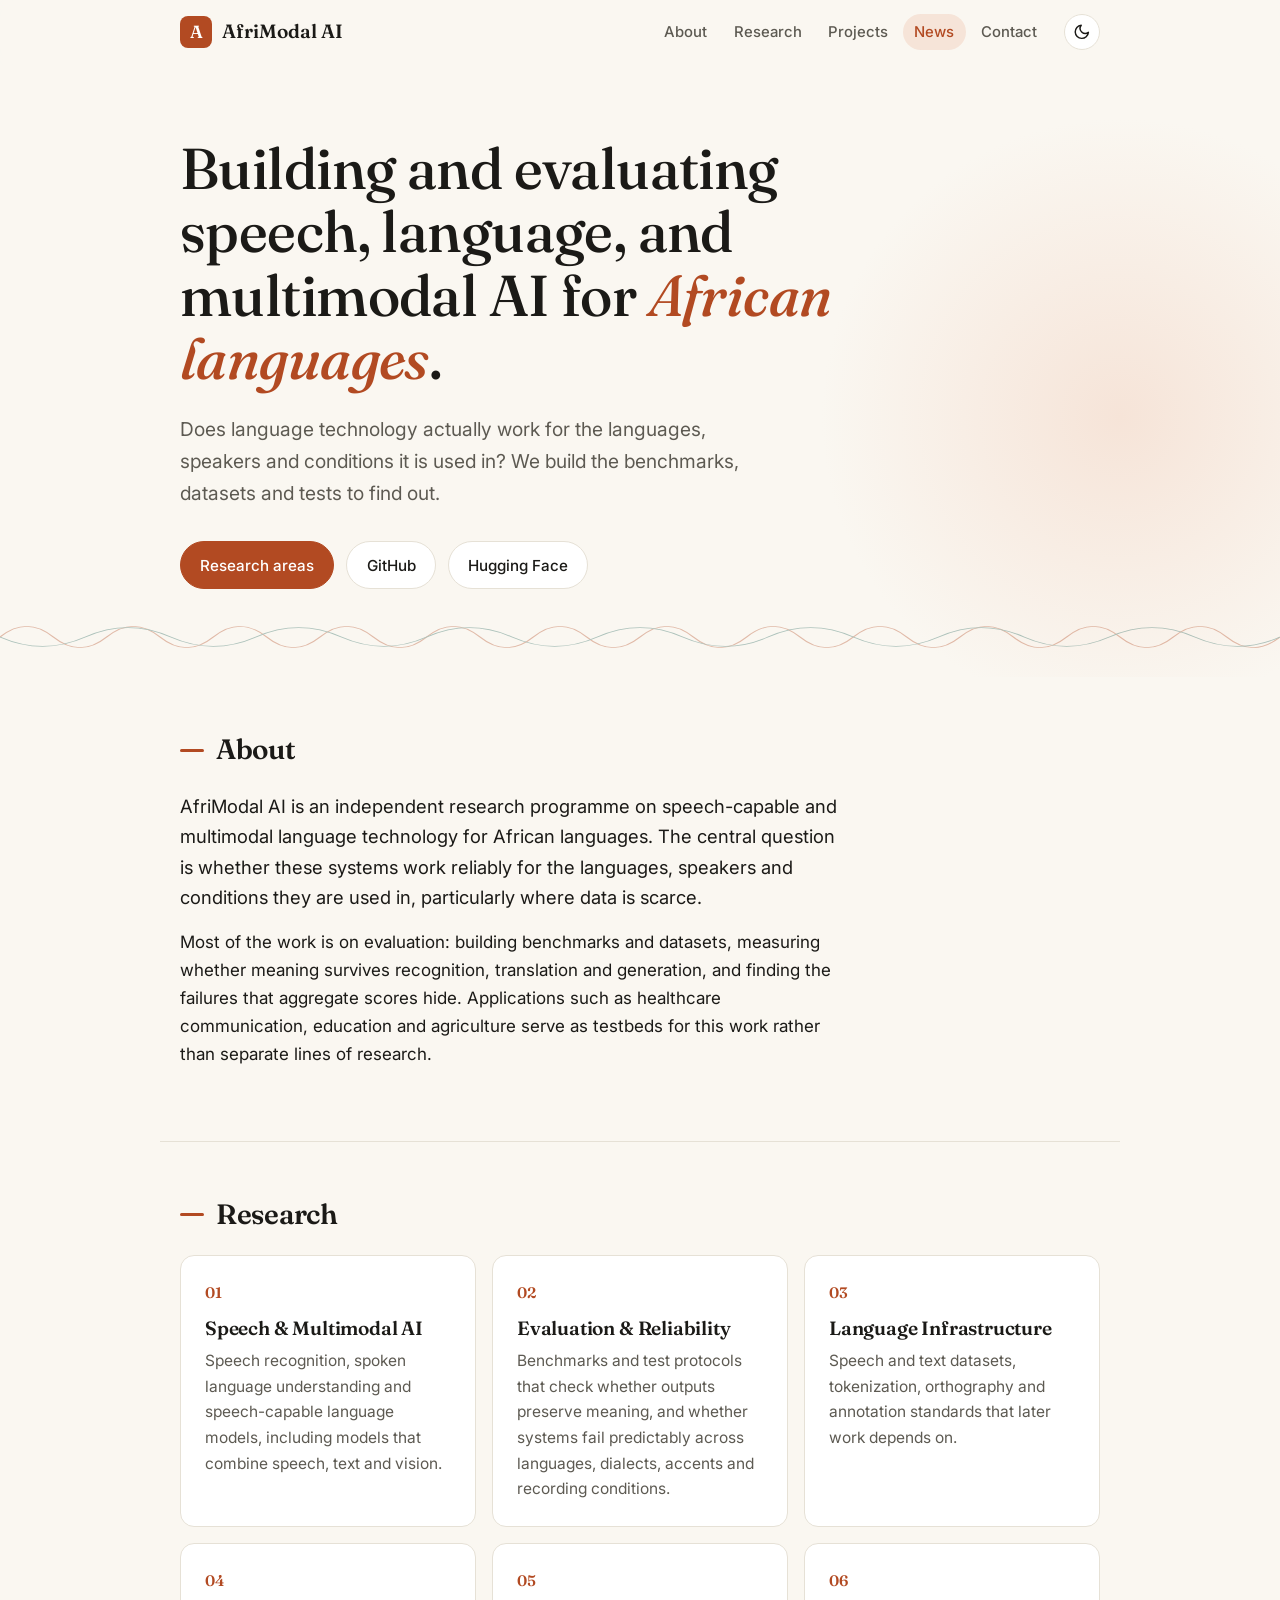
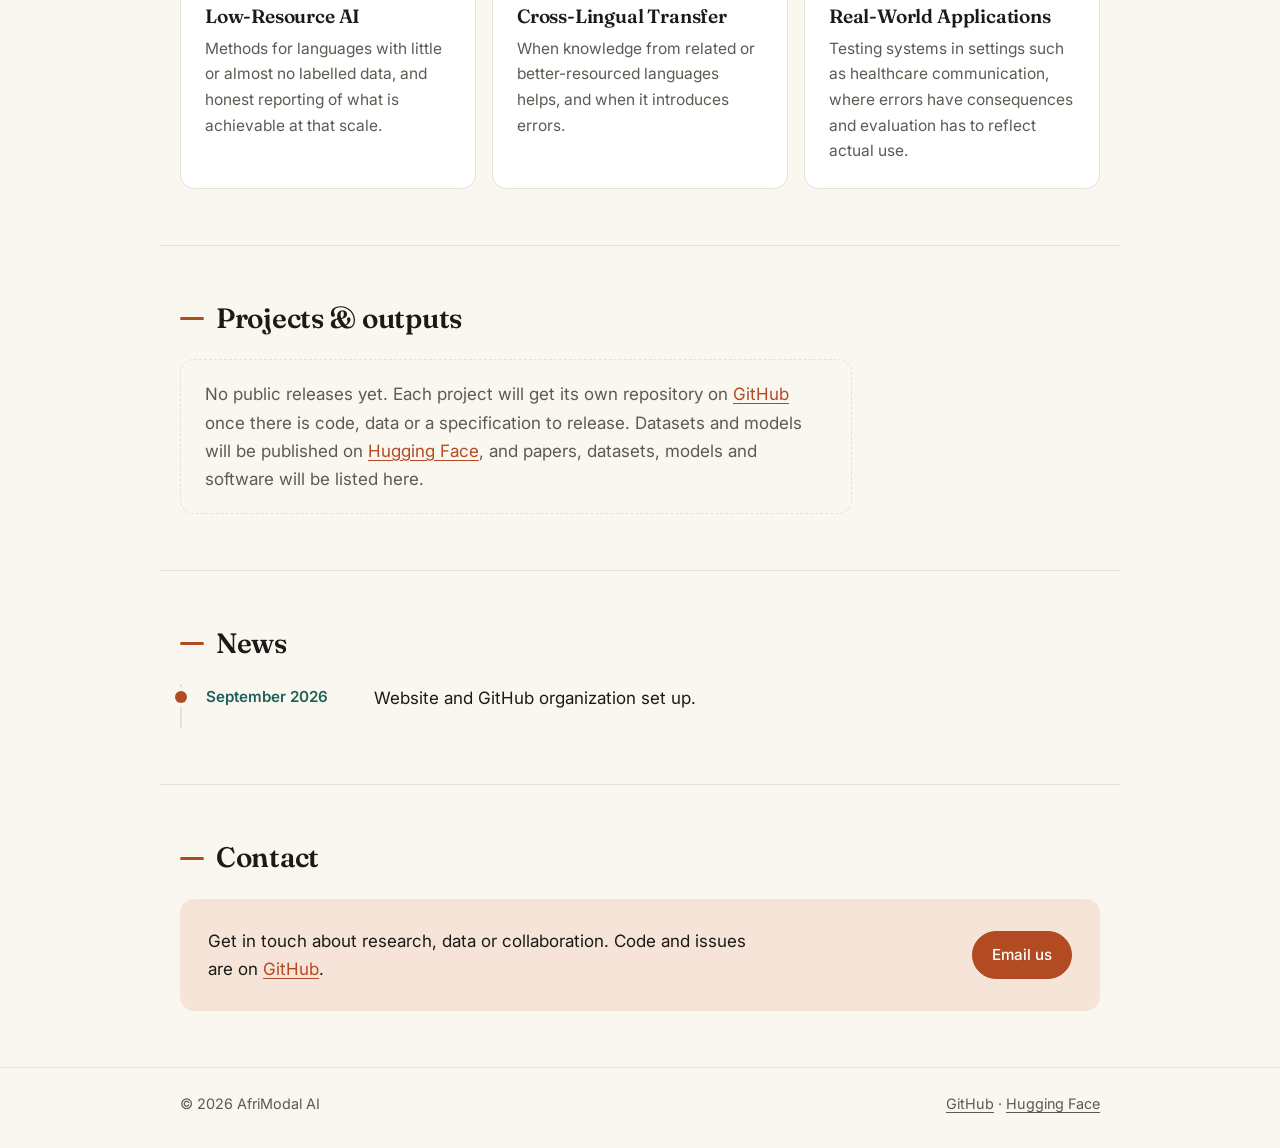
<file: index.html>
<!DOCTYPE html>
<html lang="en">
<head>
  <meta charset="utf-8">
  <meta name="viewport" content="width=device-width, initial-scale=1">
  <title>AfriModal AI</title>
  <meta name="description" content="AfriModal AI is an independent research programme on speech, language and multimodal AI for African languages, with a focus on evaluation, reliability and low-resource conditions.">
  <meta name="keywords" content="AfriModal AI, African languages, speech AI, multimodal AI, low-resource languages, evaluation, benchmarking">
  <link rel="canonical" href="https://afrimodal-ai.github.io/">
  <meta property="og:type" content="website">
  <meta property="og:title" content="AfriModal AI">
  <meta property="og:description" content="Building and evaluating speech, language, and multimodal AI for African languages.">
  <meta property="og:url" content="https://afrimodal-ai.github.io/">
  <meta name="twitter:card" content="summary">
  <meta name="color-scheme" content="light dark">
  <meta name="theme-color" content="#faf7f1" media="(prefers-color-scheme: light)">
  <meta name="theme-color" content="#131210" media="(prefers-color-scheme: dark)">
  <link rel="icon" href="favicon.svg" type="image/svg+xml">
  <link rel="preconnect" href="https://fonts.googleapis.com">
  <link rel="preconnect" href="https://fonts.gstatic.com" crossorigin>
  <link rel="stylesheet" href="https://fonts.googleapis.com/css2?family=Fraunces:opsz,wght@9..144,500;9..144,600&amp;family=Inter:wght@400;500;600&amp;display=swap">
  <link rel="stylesheet" href="styles.css">
  <script>
    try { var t = localStorage.getItem("theme"); if (t) document.documentElement.dataset.theme = t; } catch (e) {}
    document.documentElement.classList.add("js");
  </script>
  <script src="script.js" defer></script>
  <script type="application/ld+json">
  {
    "@context": "https://schema.org",
    "@type": "ResearchProject",
    "name": "AfriModal AI",
    "url": "https://afrimodal-ai.github.io/",
    "description": "Building and evaluating speech, language, and multimodal AI for African languages.",
    "sameAs": ["https://github.com/afrimodal-ai", "https://huggingface.co/afrimodal-ai"]
  }
  </script>
</head>
<body>
  <a class="skip" href="#main">Skip to content</a>

  <header class="site-header">
    <div class="wrap header-inner">
      <a class="wordmark" href="./"><span class="mark" aria-hidden="true">A</span>AfriModal AI</a>
      <nav aria-label="Sections">
        <ul>
          <li><a href="#about">About</a></li>
          <li><a href="#research">Research</a></li>
          <li><a href="#projects">Projects</a></li>
          <li><a href="#news">News</a></li>
          <li><a href="#contact">Contact</a></li>
        </ul>
      </nav>
      <button class="theme-toggle" type="button" aria-label="Switch to dark theme" hidden>
        <svg class="icon-moon" viewBox="0 0 24 24" aria-hidden="true"><path d="M21 12.8A9 9 0 1 1 11.2 3a7 7 0 0 0 9.8 9.8z"/></svg>
        <svg class="icon-sun" viewBox="0 0 24 24" aria-hidden="true"><circle cx="12" cy="12" r="4"/><path d="M12 2v2M12 20v2M4.9 4.9l1.4 1.4M17.7 17.7l1.4 1.4M2 12h2M20 12h2M4.9 19.1l1.4-1.4M17.7 6.3l1.4-1.4"/></svg>
      </button>
    </div>
  </header>

  <main id="main">
    <section class="hero" aria-labelledby="tagline">
      <div class="wrap">
        <h1 id="tagline">Building and evaluating speech, language, and multimodal AI for <em>African languages</em>.</h1>
        <p class="lede">Does language technology actually work for the languages, speakers and conditions it is used in? We build the benchmarks, datasets and tests to find out.</p>
        <p class="actions">
          <a class="button primary" href="#research">Research areas</a>
          <a class="button" href="https://github.com/afrimodal-ai">GitHub</a>
          <a class="button" href="https://huggingface.co/afrimodal-ai">Hugging Face</a>
        </p>
      </div>
      <svg class="wave" viewBox="0 0 1200 120" preserveAspectRatio="none" aria-hidden="true">
        <path d="M0 60 Q 25 20 50 60 T 100 60 T 150 60 T 200 60 T 250 60 T 300 60 T 350 60 T 400 60 T 450 60 T 500 60 T 550 60 T 600 60 T 650 60 T 700 60 T 750 60 T 800 60 T 850 60 T 900 60 T 950 60 T 1000 60 T 1050 60 T 1100 60 T 1150 60 T 1200 60"/>
        <path class="wave-2" d="M0 60 Q 40 95 80 60 T 160 60 T 240 60 T 320 60 T 400 60 T 480 60 T 560 60 T 640 60 T 720 60 T 800 60 T 880 60 T 960 60 T 1040 60 T 1120 60 T 1200 60"/>
      </svg>
    </section>

    <section id="about" class="wrap reveal" aria-labelledby="about-h">
      <h2 id="about-h">About</h2>
      <div class="prose">
        <p>AfriModal AI is an independent research programme on speech-capable and multimodal language technology for African languages. The central question is whether these systems work reliably for the languages, speakers and conditions they are used in, particularly where data is scarce.</p>
        <p>Most of the work is on evaluation: building benchmarks and datasets, measuring whether meaning survives recognition, translation and generation, and finding the failures that aggregate scores hide. Applications such as healthcare communication, education and agriculture serve as testbeds for this work rather than separate lines of research.</p>
      </div>
    </section>

    <section id="research" class="wrap reveal" aria-labelledby="research-h">
      <h2 id="research-h">Research</h2>
      <ol class="areas">
        <li>
          <h3>Speech &amp; Multimodal AI</h3>
          <p>Speech recognition, spoken language understanding and speech-capable language models, including models that combine speech, text and vision.</p>
        </li>
        <li>
          <h3>Evaluation &amp; Reliability</h3>
          <p>Benchmarks and test protocols that check whether outputs preserve meaning, and whether systems fail predictably across languages, dialects, accents and recording conditions.</p>
        </li>
        <li>
          <h3>Language Infrastructure</h3>
          <p>Speech and text datasets, tokenization, orthography and annotation standards that later work depends on.</p>
        </li>
        <li>
          <h3>Low-Resource AI</h3>
          <p>Methods for languages with little or almost no labelled data, and honest reporting of what is achievable at that scale.</p>
        </li>
        <li>
          <h3>Cross-Lingual Transfer</h3>
          <p>When knowledge from related or better-resourced languages helps, and when it introduces errors.</p>
        </li>
        <li>
          <h3>Real-World Applications</h3>
          <p>Testing systems in settings such as healthcare communication, where errors have consequences and evaluation has to reflect actual use.</p>
        </li>
      </ol>
    </section>

    <section id="projects" class="wrap reveal" aria-labelledby="projects-h">
      <h2 id="projects-h">Projects &amp; outputs</h2>
      <div class="placeholder">
        <p>No public releases yet. Each project will get its own repository on <a href="https://github.com/afrimodal-ai">GitHub</a> once there is code, data or a specification to release. Datasets and models will be published on <a href="https://huggingface.co/afrimodal-ai">Hugging Face</a>, and papers, datasets, models and software will be listed here.</p>
      </div>
    </section>

    <section id="news" class="wrap reveal" aria-labelledby="news-h">
      <h2 id="news-h">News</h2>
      <ul class="news">
        <li><time datetime="2026-09">September 2026</time> <span>Website and GitHub organization set up.</span></li>
      </ul>
    </section>

    <section id="contact" class="wrap reveal" aria-labelledby="contact-h">
      <h2 id="contact-h">Contact</h2>
      <div class="contact-card">
        <p>Get in touch about research, data or collaboration. Code and issues are on <a href="https://github.com/afrimodal-ai">GitHub</a>.</p>
        <a class="button primary" href="mailto:kaykola.olaleye@gmail.com">Email us</a>
      </div>
    </section>
  </main>

  <footer class="site-footer">
    <div class="wrap footer-inner">
      <p>© <span class="year">2026</span> AfriModal AI</p>
      <p><a href="https://github.com/afrimodal-ai">GitHub</a> · <a href="https://huggingface.co/afrimodal-ai">Hugging Face</a></p>
    </div>
  </footer>
</body>
</html>
</file>
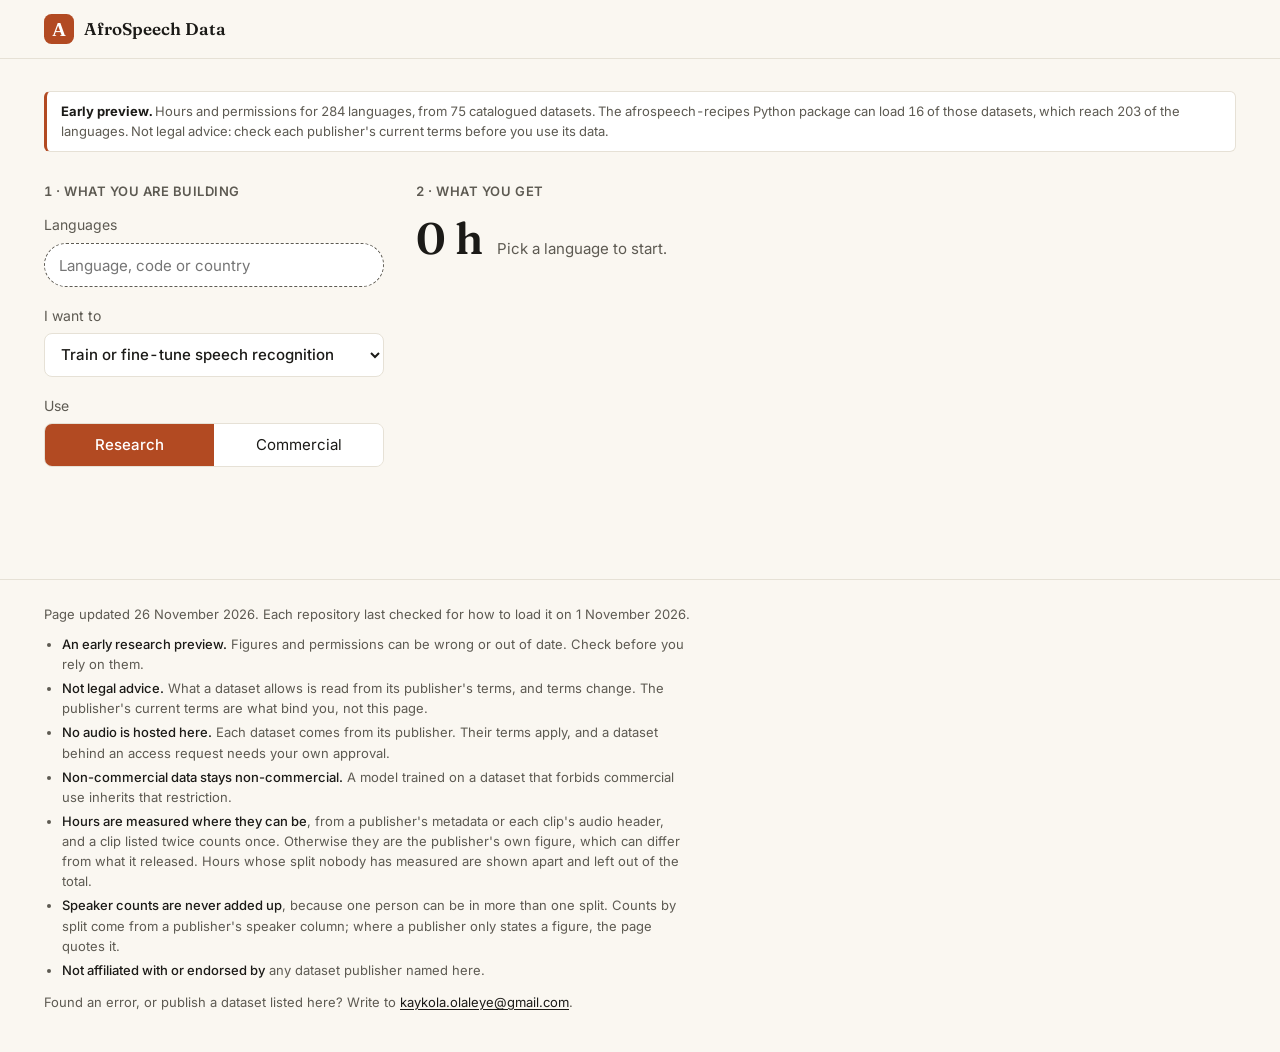
<file: dashboard/index.html>
<!doctype html>
<html lang="en">
<head>
<meta charset="utf-8">
<meta name="viewport" content="width=device-width, initial-scale=1, viewport-fit=cover">
<title>African speech data, by language | AfroSpeech Data</title>
<meta name="description" content="Pick your language and what you are building. The page shows how many hours of African speech data the terms allow, and what each dataset contributes.">
<link rel="icon" href="brand.svg" type="image/svg+xml">
<script>try{var t=localStorage.getItem("afrospeech-theme");if(t==="light"||t==="dark")document.documentElement.setAttribute("data-theme",t)}catch(e){}</script>
<link rel="stylesheet" href="theme.css">
<link rel="stylesheet" href="styles.css">
</head>
<body>
<a class="skip" href="#main">Skip to content</a>
<header class="b-header">
  <div class="b-wrap b-bar">
    <img src="brand.svg" alt="" width="30" height="30">
    <span class="b-name">AfroSpeech Data</span>
  </div>
</header>
<main id="main" class="b-wrap b-main">
  <h1 class="visually-hidden">African speech data, by language</h1>
  <p class="b-wip"><b>Early preview.</b> Hours and permissions for 284 languages, from 75 catalogued datasets. The afrospeech-recipes Python package can load 16 of those datasets, which reach 203 of the languages. Not legal advice: check each publisher's current terms before you use its data.</p>
  <div class="b-left">
    <section class="b-step" aria-labelledby="s1">
      <h2 class="b-step-head" id="s1">1 &middot; What you are building</h2>
      <div class="b-field-label" id="langs-label">Languages</div>
      <div class="b-langs" id="langs" role="group" aria-labelledby="langs-label"></div>
      <div class="b-pick">
        <label class="visually-hidden" for="lang-q">Add a language by name, code or country</label>
        <input type="search" id="lang-q" role="combobox" aria-expanded="false"
               aria-controls="lang-results" aria-autocomplete="list"
               autocomplete="off" placeholder="Language, code or country">
        <ul class="b-results" id="lang-results" role="listbox"
            aria-label="Languages" hidden></ul>
      </div>
      <label class="b-label" for="country" id="country-box" hidden>Speakers from
        <select id="country"><option value="">Any country</option></select>
      </label>
      <label class="b-label" for="purpose">I want to
        <select id="purpose"><option value="asr">Train or fine-tune speech recognition</option><option value="eval">Evaluate speech recognition</option><option value="lm">Pretrain a speech language model</option><option value="tts">Train text to speech</option></select>
      </label>
      <div class="b-field-label" id="use-label">Use</div>
      <div class="b-segmented" role="group" aria-labelledby="use-label">
        <button type="button" data-use="research" aria-pressed="true">Research</button>
        <button type="button" data-use="commercial" aria-pressed="false">Commercial</button>
      </div>
    </section>
  </div>
  <div class="b-right">
    <section class="b-step" aria-labelledby="s2">
      <h2 class="b-step-head" id="s2">2 &middot; What you get</h2>
      <p class="b-total"><span class="b-figure" id="get-hours">0 h</span>
        <span class="b-figure-2" id="get-pending" hidden></span>
        <span class="b-size" id="get-size" hidden></span>
        <span class="b-line" id="get-line">Pick a language to start.</span></p>
      <p class="b-roles" id="get-roles" hidden></p>
      <p class="b-left-out" id="left-out" hidden></p>
      <p class="b-left-out" id="unchecked" hidden></p>
      <p class="b-left-out" id="no-country" hidden></p>
      <ul class="b-rows" id="rows"></ul>
      <p class="b-credit" id="credit-box" hidden><button type="button" class="b-copy b-copy-2" id="copy-credit">Copy attribution</button></p>
    </section>
  </div>
</main>
<footer class="b-footer">
  <div class="b-wrap">
    <p class="b-dates">Page updated 26 November 2026. Each repository last checked for how to load it on 1 November 2026.</p>
    <ul class="b-disclaim">
      <li><b>An early research preview.</b> Figures and permissions can be wrong or out of date. Check before you rely on them.</li>
      <li><b>Not legal advice.</b> What a dataset allows is read from its publisher's terms, and terms change. The publisher's current terms are what bind you, not this page.</li>
      <li><b>No audio is hosted here.</b> Each dataset comes from its publisher. Their terms apply, and a dataset behind an access request needs your own approval.</li>
      <li><b>Non-commercial data stays non-commercial.</b> A model trained on a dataset that forbids commercial use inherits that restriction.</li>
      <li><b>Hours are measured where they can be</b>, from a publisher's metadata or each clip's audio header, and a clip listed twice counts once. Otherwise they are the publisher's own figure, which can differ from what it released. Hours whose split nobody has measured are shown apart and left out of the total.</li>
      <li><b>Speaker counts are never added up</b>, because one person can be in more than one split. Counts by split come from a publisher's speaker column; where a publisher only states a figure, the page quotes it.</li>
      <li><b>Not affiliated with or endorsed by</b> any dataset publisher named here.</li>
    </ul>
    <p class="b-contact">Found an error, or publish a dataset listed here? Write to <a href="mailto:kaykola.olaleye@gmail.com">kaykola.olaleye@gmail.com</a>.</p>
  </div>
</footer>

<script>window.SITE_BASE="";</script>
<script>window.LANGUAGE_INDEX=[{"code":"rw","name":"Kinyarwanda","terms":["burundi","congo - kinshasa","kin","kinyarwanda","rw","rwanda","tanzania","uganda"],"autonym":"Kinyarwanda","countries":["Burundi","Congo - Kinshasa","Rwanda","Tanzania","Uganda"]},{"code":"ha","name":"Hausa","terms":["benin","burkina faso","cameroon","chad","ha","hau","hausa","niger","nigeria"],"countries":["Burkina Faso","Benin","Cameroon","Niger","Nigeria","Chad"]},{"code":"sw","name":"Swahili","terms":["burundi","kenya","kiswahili","mozambique","rwanda","somalia","sw","swahili","swh","tanzania","uganda"],"autonym":"Kiswahili","countries":["Burundi","Kenya","Mozambique","Rwanda","Somalia","Tanzania","Uganda"]},{"code":"ig","name":"Igbo","terms":["ibo","ig","igbo","nigeria"],"countries":["Nigeria"]},{"code":"yo","name":"Yoruba","terms":["benin","ede yoruba","nigeria","yo","yor","yoruba"],"autonym":"Èdè Yorùbá","countries":["Benin","Nigeria"]},{"code":"pcm","name":"Nigerian Pidgin","terms":["naijiria pijin","nigeria","nigerian pidgin","pcm"],"autonym":"Naijíriá Píjin","countries":["Nigeria"]},{"code":"lg","name":"Ganda","terms":["ganda","lg","lug","luganda","uganda"],"autonym":"Luganda","countries":["Uganda"]},{"code":"zu","name":"isiZulu","terms":["botswana","eswatini","isizulu","lesotho","mozambique","south africa","zu","zul","zulu"],"countries":["Botswana","Lesotho","Mozambique","Eswatini","South Africa"]},{"code":"luo","name":"Dholuo","terms":["dholuo","kenya","luo","luo (kenya and tanzania)","tanzania"],"countries":["Kenya","Tanzania"]},{"code":"so","name":"Somali","terms":["djibouti","ethiopia","kenya","so","som","somali","somalia","soomaali"],"autonym":"Soomaali","countries":["Djibouti","Ethiopia","Kenya","Somalia"]},{"code":"tn","name":"Setswana","terms":["botswana","namibia","setswana","south africa","tn","tsn","tswana","zambia","zimbabwe"],"countries":["Botswana","Namibia","South Africa","Zambia","Zimbabwe"]},{"code":"st","name":"Sesotho","terms":["lesotho","sesotho","sot","south africa","southern sotho","st"],"countries":["Lesotho","South Africa"]},{"code":"ts","name":"Xitsonga","terms":["eswatini","mozambique","south africa","ts","tso","tsonga","xitsonga","zimbabwe"],"countries":["Mozambique","Eswatini","South Africa","Zimbabwe"]},{"code":"xh","name":"isiXhosa","terms":["botswana","isixhosa","lesotho","south africa","xh","xho","xhosa"],"autonym":"IsiXhosa","countries":["Botswana","Lesotho","South Africa"]},{"code":"kln","name":"Kalenjin","terms":["kalenjin","kenya","kln"],"countries":["Kenya"]},{"code":"kab","name":"Kabyle","terms":["algeria","kab","kabyle","taqbaylit"],"autonym":"Taqbaylit","countries":["Algeria"]},{"code":"mas","name":"Maasai","terms":["kenya","maa","maasai","mas","masai","tanzania"],"autonym":"Maa","countries":["Kenya","Tanzania"]},{"code":"om","name":"Afaan Oromo","terms":["afaan oromo","om","orm","oromoo"],"autonym":"Oromoo"},{"code":"ln","name":"Lingala","terms":["central african republic","congo - brazzaville","congo - kinshasa","kinshasa lingala","lin","lingala","ln"],"autonym":"lingála","countries":["Congo - Kinshasa","Central African Republic","Congo - Brazzaville"]},{"code":"ee","name":"Ewe","terms":["ee","ewe","eʋegbe","ghana","togo"],"autonym":"Eʋegbe","countries":["Ghana","Togo"]},{"code":"mg","name":"Malagasy","terms":["madagascar","malagasy","mg","plateau malagasy","plt"],"countries":["Madagascar"]},{"code":"ve","name":"Tshivenda","terms":["botswana","south africa","tshivenda","ve","ven","venda","zimbabwe"],"countries":["Botswana","South Africa","Zimbabwe"]},{"code":"sn","name":"Shona","terms":["botswana","chishona","shona","sn","sna","south africa","zambia","zimbabwe"],"autonym":"chiShona","countries":["Botswana","South Africa","Zambia","Zimbabwe"]},{"code":"am","name":"Amharic","terms":["am","amh","amharic","djibouti","ethiopia","አማርኛ"],"autonym":"አማርኛ","countries":["Djibouti","Ethiopia"]},{"code":"ki","name":"Kikuyu","terms":["gikuyu","kenya","ki","kik","kikuyu"],"autonym":"Gikuyu","countries":["Kenya"]},{"code":"ff","name":"Fula","terms":["ff","ful","fula","pulaar","senegal"],"autonym":"Pulaar","countries":["Senegal"]},{"code":"en","name":"African-accented English","terms":["african-accented english","en","en-ng","eng","english","nigerian english"]},{"code":"nr","name":"isiNdebele","terms":["isindebele","nbl","nr","south africa","south transvaal ndebele"],"countries":["South Africa"]},{"code":"bem","name":"Bemba","terms":["bem","bemba","bemba (zambia)","botswana","congo - kinshasa","ichibemba","malawi","zambia"],"autonym":"Ichibemba","countries":["Botswana","Congo - Kinshasa","Malawi","Zambia"]},{"code":"sid","name":"Sidama","terms":["ethiopia","sid","sidama","sidamo"],"countries":["Ethiopia"]},{"code":"ti","name":"Tigrinya","terms":["djibouti","eritrea","ethiopia","sudan","ti","tigrinya","tir","ትግርኛ"],"autonym":"ትግርኛ","countries":["Djibouti","Eritrea","Ethiopia","Sudan"]},{"code":"wal","name":"Wolaytta","terms":["ethiopia","wal","wolaytta"],"countries":["Ethiopia"]},{"code":"kpo","name":"Ikposo","terms":["ghana","ikposo","kpo","togo"],"countries":["Ghana","Togo"]},{"code":"dga","name":"Dagaare","terms":["burkina faso","central dagaare","dagaare","dga","ghana"],"countries":["Burkina Faso","Ghana"]},{"code":"dag","name":"Dagbani","terms":["dag","dagbani","ghana","togo"],"countries":["Ghana","Togo"]},{"code":"ak","name":"Akan","terms":["ak","akan","twi"]},{"code":"wo","name":"Wolof","terms":["gambia","guinea-bissau","mali","mauritania","senegal","wo","wol","wolof"],"countries":["Gambia","Guinea-Bissau","Mali","Mauritania","Senegal"]},{"code":"bm","name":"Bambara","terms":["bam","bamanakan","bambara","bm","cote d’ivoire","guinea","mali","senegal"],"autonym":"bamanakan","countries":["Côte d’Ivoire","Guinea","Mali","Senegal"]},{"code":"ny","name":"Chichewa","terms":["chichewa","eswatini","malawi","mozambique","ny","nya","nyanja","tanzania","zambia","zimbabwe"],"countries":["Malawi","Mozambique","Eswatini","Tanzania","Zambia","Zimbabwe"]},{"code":"tw","name":"Asante Twi","terms":["asante twi","tw"]},{"code":"dwr","name":"Dawro","terms":["dawro","dwr","ethiopia"],"countries":["Ethiopia"]},{"code":"gmv","name":"Gamo","terms":["ethiopia","gamo","gmv"],"countries":["Ethiopia"]},{"code":"xog","name":"Lusoga","terms":["lusoga","olusoga","soga","uganda","xog"],"autonym":"Olusoga","countries":["Uganda"]},{"code":"nyn","name":"Nyankole","terms":["nyankole","nyn","runyankore","rwanda","tanzania","uganda"],"autonym":"Runyankore","countries":["Rwanda","Tanzania","Uganda"]},{"code":"nd","name":"Northern Ndebele","terms":["botswana","isindebele","nd","nde","northern ndebele","zambia","zimbabwe","zimbabwean ndebele"],"autonym":"isiNdebele","countries":["Botswana","Zambia","Zimbabwe"]},{"code":"myx","name":"Lumasaba","terms":["kenya","lumasaba","masaaba","myx","uganda"],"countries":["Kenya","Uganda"]},{"code":"gof","name":"Gofa","terms":["ethiopia","gof","gofa"],"countries":["Ethiopia"]},{"code":"ach","name":"Acholi","terms":["ach","acholi","acoli","south sudan","uganda"],"countries":["South Sudan","Uganda"]},{"code":"ar","name":"Arabic","terms":["algeria","ar","arabic","arb","bahrain","chad","comoros","djibouti","egypt","eritrea","iraq","israel","jordan","kuwait","lebanon","libya","morocco","oman","palestinian territories","qatar","saudi arabia","somalia","standard arabic","sudan","syria","tanzania","tunisia","united arab emirates","yemen","العربية"],"autonym":"العربية","countries":["United Arab Emirates","Bahrain","Djibouti","Algeria","Egypt","Eritrea","Israel","Iraq","Jordan","Comoros","Kuwait","Lebanon","Libya","Morocco","Oman","Palestinian Territories","Qatar","Saudi Arabia","Sudan","Somalia","Syria","Chad","Tunisia","Tanzania","Yemen"]},{"code":"nso","name":"Northern Sotho","terms":["botswana","northern sotho","nso","pedi","south africa"],"countries":["Botswana","South Africa"]},{"code":"af","name":"Afrikaans","terms":["af","afr","afrikaans","botswana","mozambique","namibia","south africa","zambia","zimbabwe"],"countries":["Botswana","Mozambique","Namibia","South Africa","Zambia","Zimbabwe"]},{"code":"ss","name":"siSwati","terms":["eswatini","lesotho","mozambique","siswati","south africa","ss","ssw","swati"],"countries":["Lesotho","Mozambique","Eswatini","South Africa"]},{"code":"kr","name":"Kanuri","terms":["cameroon","central kanuri","chad","kanuri","knc","kr","niger","nigeria","sudan"],"countries":["Cameroon","Niger","Nigeria","Sudan","Chad"]},{"code":"fuc","name":"Pulaar","terms":["ff","fuc","gambia","guinea","guinea-bissau","mali","mauritania","pulaar","senegal"],"countries":["Gambia","Guinea","Guinea-Bissau","Mali","Mauritania","Senegal"]},{"code":"srr","name":"Sereer","terms":["gambia","senegal","sereer","srr"],"countries":["Gambia","Senegal"]},{"code":"arz","name":"Egyptian Arabic","terms":["ar-eg","arz","egypt","egyptian arabic","israel","libya"],"countries":["Egypt","Israel","Libya"]},{"code":"mgv","name":"Matengo","terms":["matengo","mgv","tanzania"],"countries":["Tanzania"]},{"code":"fr","name":"African-accented French","terms":["african-accented french","fr","francais","fre"],"autonym":"français"},{"code":"toi","name":"Tonga","terms":["namibia","toi","tonga","tonga (zambia)","zambia","zimbabwe"],"countries":["Namibia","Zambia","Zimbabwe"]},{"code":"orc","name":"Orma","terms":["kenya","orc","orma"],"countries":["Kenya"]},{"code":"aeb","name":"Tunisian Arabic","terms":["aeb","algeria","libya","tunisia","tunisian arabic"],"countries":["Algeria","Libya","Tunisia"]},{"code":"ayl","name":"Libyan Arabic","terms":["ayl","egypt","libya","libyan arabic","niger"],"countries":["Egypt","Libya","Niger"]},{"code":"kam","name":"Kamba","terms":["kam","kamba","kamba (kenya)","kenya","kikamba"],"autonym":"Kikamba","countries":["Kenya"]},{"code":"plt","name":"Plateau Malagasy","terms":["madagascar","malagasy","mg","plateau malagasy","plt"],"autonym":"Malagasy","countries":["Madagascar"]},{"code":"bmm","name":"Northern Betsimisaraka Malagasy","terms":["bmm","madagascar","northern betsimisaraka malagasy"],"countries":["Madagascar"]},{"code":"xmv","name":"Antankarana Malagasy","terms":["antankarana malagasy","madagascar","xmv"],"countries":["Madagascar"]},{"code":"tkg","name":"Tesaka Malagasy","terms":["madagascar","tesaka malagasy","tkg"],"countries":["Madagascar"]},{"code":"bzc","name":"Southern Betsimisaraka Malagasy","terms":["bzc","madagascar","southern betsimisaraka malagasy"],"countries":["Madagascar"]},{"code":"fue","name":"Borgu Fulfulde","terms":["benin","borgu fulfulde","fue","nigeria"],"countries":["Benin","Nigeria"]},{"code":"umb","name":"Umbundu","terms":["angola","namibia","umb","umbundu"],"countries":["Angola","Namibia"]},{"code":"shu","name":"Chadian Arabic","terms":["cameroon","chad","chadian arabic","niger","nigeria","shu"],"countries":["Cameroon","Niger","Nigeria","Chad"]},{"code":"fui","name":"Bagirmi Fulfulde","terms":["bagirmi fulfulde","central african republic","chad","fui"],"countries":["Central African Republic","Chad"]},{"code":"msh","name":"Masikoro Malagasy","terms":["madagascar","masikoro malagasy","msh"],"countries":["Madagascar"]},{"code":"fuf","name":"Pular","terms":["fuf","guinea","guinea-bissau","mali","pular","senegal","sierra leone"],"countries":["Guinea","Guinea-Bissau","Mali","Sierra Leone","Senegal"]},{"code":"koo","name":"Konzo","terms":["congo - kinshasa","konzo","koo","uganda"],"countries":["Congo - Kinshasa","Uganda"]},{"code":"gby","name":"Gbari","terms":["gbari","gby","nigeria"],"countries":["Nigeria"]},{"code":"gdf","name":"Guduf-Gava","terms":["cameroon","gdf","guduf-gava","nigeria"],"countries":["Cameroon","Nigeria"]},{"code":"bhr","name":"Bara Malagasy","terms":["bara malagasy","bhr","madagascar"],"countries":["Madagascar"]},{"code":"ary","name":"Moroccan Arabic","terms":["algeria","ary","moroccan arabic","morocco","western sahara"],"countries":["Algeria","Western Sahara","Morocco"]},{"code":"gbr","name":"Gbagyi","terms":["gbagyi","gbr","nigeria"],"countries":["Nigeria"]},{"code":"txy","name":"Tanosy Malagasy","terms":["madagascar","tanosy malagasy","txy"],"countries":["Madagascar"]},{"code":"fat","name":"Fante","terms":["ak","akan","fante","fat"],"autonym":"Akan"},{"code":"arq","name":"Algerian Arabic","terms":["algeria","algerian arabic","arq","morocco","tunisia"],"countries":["Algeria","Morocco","Tunisia"]},{"code":"kna","name":"Dera (Nigeria)","terms":["dera (nigeria)","kna","nigeria"],"countries":["Nigeria"]},{"code":"its","name":"Isekiri","terms":["isekiri","its","nigeria"],"countries":["Nigeria"]},{"code":"xmw","name":"Tsimihety Malagasy","terms":["madagascar","tsimihety malagasy","xmw"],"countries":["Madagascar"]},{"code":"ldb","name":"Dũya","terms":["duya","ldb","nigeria"],"countries":["Nigeria"]},{"code":"fip","name":"Fipa","terms":["fip","fipa","malawi","tanzania"],"countries":["Malawi","Tanzania"]},{"code":"wji","name":"Warji-Gala","terms":["nigeria","warji-gala","wji"],"countries":["Nigeria"]},{"code":"deg","name":"Degema","terms":["deg","degema","nigeria"],"countries":["Nigeria"]},{"code":"elm","name":"Eleme","terms":["eleme","elm","nigeria"],"countries":["Nigeria"]},{"code":"ndi","name":"Samba Leko","terms":["cameroon","ndi","nigeria","samba leko"],"countries":["Cameroon","Nigeria"]},{"code":"hwo","name":"Hwana","terms":["hwana","hwo","nigeria"],"countries":["Nigeria"]},{"code":"afo","name":"Ajiri","terms":["afo","ajiri","nigeria"],"countries":["Nigeria"]},{"code":"idu","name":"Idoma","terms":["idoma","idu","nigeria"],"countries":["Nigeria"]},{"code":"ijn","name":"Kalabari","terms":["ijn","kalabari","nigeria"],"countries":["Nigeria"]},{"code":"byc","name":"Ubaghara","terms":["byc","nigeria","ubaghara"],"countries":["Nigeria"]},{"code":"hia","name":"Lamang","terms":["hia","lamang","nigeria"],"countries":["Nigeria"]},{"code":"ala","name":"Alago","terms":["ala","alago","nigeria"],"countries":["Nigeria"]},{"code":"ver","name":"Mom Jango","terms":["cameroon","mom jango","nigeria","ver"],"countries":["Cameroon","Nigeria"]},{"code":"lir","name":"Kru Pidgin English","terms":["kru pidgin english","liberia","lir"],"countries":["Liberia"]},{"code":"ckl","name":"Cibak","terms":["cibak","ckl","nigeria"],"countries":["Nigeria"]},{"code":"mgi","name":"Lijili","terms":["lijili","mgi","nigeria"],"countries":["Nigeria"]},{"code":"anw","name":"Anaang","terms":["anaang","anw","nigeria"],"countries":["Nigeria"]},{"code":"bmq","name":"Bomu","terms":["bmq","bomu","burkina faso","mali"],"countries":["Burkina Faso","Mali"]},{"code":"cgg","name":"Chiga","terms":["cgg","chiga","congo - kinshasa","rukiga","rwanda","uganda"],"autonym":"Rukiga","countries":["Congo - Kinshasa","Rwanda","Uganda"]},{"code":"gur","name":"Farefare","terms":["burkina faso","farefare","ghana","gur"],"countries":["Burkina Faso","Ghana"]},{"code":"ekr","name":"Yace","terms":["ekr","nigeria","yace"],"countries":["Nigeria"]},{"code":"dje","name":"Zarma","terms":["burkina faso","dje","mali","niger","nigeria","zarma","zarma-kaado","zarmaciine"],"autonym":"Zarmaciine","countries":["Burkina Faso","Mali","Niger","Nigeria"]},{"code":"hbb","name":"Huba","terms":["hbb","huba","nigeria"],"countries":["Nigeria"]},{"code":"kai","name":"Karekare","terms":["kai","karekare","nigeria"],"countries":["Nigeria"]},{"code":"ahs","name":"Ashe","terms":["ahs","ashe","nigeria"],"countries":["Nigeria"]},{"code":"odu","name":"Odual","terms":["nigeria","odu","odual"],"countries":["Nigeria"]},{"code":"glw","name":"Glavda","terms":["cameroon","glavda","glw","nigeria"],"countries":["Cameroon","Nigeria"]},{"code":"ogo","name":"Khana","terms":["khana","nigeria","ogo"],"countries":["Nigeria"]},{"code":"nnh","name":"Ngiembon","terms":["cameroon","ngiembon","ngiemboon","nnh","shwoŋo ngiembɔɔn"],"autonym":"Shwóŋò ngiembɔɔn","countries":["Cameroon"]},{"code":"gyz","name":"Gyaazi","terms":["gyaazi","gyz","nigeria"],"countries":["Nigeria"]},{"code":"kcq","name":"Kamo","terms":["kamo","kcq","nigeria"],"countries":["Nigeria"]},{"code":"bux","name":"Boghom","terms":["boghom","bux","nigeria"],"countries":["Nigeria"]},{"code":"ijc","name":"Izon","terms":["ijc","izon","nigeria"],"countries":["Nigeria"]},{"code":"ffm","name":"Maasina Fulfulde","terms":["burkina faso","cote d’ivoire","ffm","ghana","maasina fulfulde","mali","mauritania","niger"],"countries":["Burkina Faso","Côte d’Ivoire","Ghana","Mali","Mauritania","Niger"]},{"code":"mne","name":"Naba","terms":["chad","mne","naba"],"countries":["Chad"]},{"code":"bcs","name":"Kohumono","terms":["bcs","kohumono","nigeria"],"countries":["Nigeria"]},{"code":"juo","name":"Jiba","terms":["jiba","juo","nigeria"],"countries":["Nigeria"]},{"code":"lnu","name":"Longuda","terms":["lnu","longuda","nigeria"],"countries":["Nigeria"]},{"code":"pko","name":"Pökoot","terms":["kenya","pko","pokoot","uganda"],"countries":["Kenya","Uganda"]},{"code":"keu","name":"Akebu","terms":["akebu","keu","togo"],"countries":["Togo"]},{"code":"bwr","name":"Bura-Pabir","terms":["bura-pabir","bwr","nigeria"],"countries":["Nigeria"]},{"code":"bbu","name":"Kulung (Nigeria)","terms":["bbu","kulung (nigeria)","nigeria"],"countries":["Nigeria"]},{"code":"lla","name":"Lala-Roba","terms":["lala-roba","lla","nigeria"],"countries":["Nigeria"]},{"code":"piy","name":"Piya-Kwonci","terms":["nigeria","piy","piya-kwonci"],"countries":["Nigeria"]},{"code":"awo","name":"Awak","terms":["awak","awo","nigeria"],"countries":["Nigeria"]},{"code":"ahl","name":"Igo","terms":["ahl","ghana","igo","togo"],"countries":["Ghana","Togo"]},{"code":"tan","name":"Tangale","terms":["nigeria","tan","tangale"],"countries":["Nigeria"]},{"code":"mrt","name":"Marghi Central","terms":["marghi central","mrt","nigeria"],"countries":["Nigeria"]},{"code":"kuh","name":"Kushi","terms":["kuh","kushi","nigeria"],"countries":["Nigeria"]},{"code":"kwm","name":"Kwambi","terms":["kwambi","kwm","namibia"],"countries":["Namibia"]},{"code":"kua","name":"Kuanyama","terms":["angola","kj","kua","kuanyama","namibia"],"countries":["Angola","Namibia"]},{"code":"iso","name":"Isoko","terms":["iso","isoko","nigeria"],"countries":["Nigeria"]},{"code":"bys","name":"Burak","terms":["burak","bys","nigeria"],"countries":["Nigeria"]},{"code":"bzw","name":"Basa (Nigeria)","terms":["basa (nigeria)","bzw","nigeria"],"countries":["Nigeria"]},{"code":"cfa","name":"Dijim-Bwilim","terms":["cfa","dijim-bwilim","nigeria"],"countries":["Nigeria"]},{"code":"etu","name":"Ejagham","terms":["cameroon","ejagham","etu","nigeria"],"countries":["Cameroon","Nigeria"]},{"code":"ttj","name":"Rutooro","terms":["congo - kinshasa","rutooro","tooro","ttj","uganda"],"countries":["Congo - Kinshasa","Uganda"]},{"code":"zga","name":"Kinga","terms":["kinga","malawi","tanzania","zga"],"countries":["Malawi","Tanzania"]},{"code":"kmy","name":"Koma Ndera","terms":["cameroon","kmy","koma ndera","nigeria"],"countries":["Cameroon","Nigeria"]},{"code":"wja","name":"Waja","terms":["nigeria","waja","wja"],"countries":["Nigeria"]},{"code":"abn","name":"Abua","terms":["abn","abua","nigeria"],"countries":["Nigeria"]},{"code":"ikw","name":"Ikwere","terms":["ikw","ikwere","nigeria"],"countries":["Nigeria"]},{"code":"lkb","name":"Kabras","terms":["kabras","kenya","lkb"],"countries":["Kenya"]},{"code":"fuh","name":"Western Niger Fulfulde","terms":["benin","burkina faso","fuh","mali","niger","nigeria","western niger fulfulde"],"countries":["Burkina Faso","Benin","Mali","Niger","Nigeria"]},{"code":"yes","name":"Nyankpa","terms":["nigeria","nyankpa","yes"],"countries":["Nigeria"]},{"code":"pip","name":"Pero","terms":["nigeria","pero","pip"],"countries":["Nigeria"]},{"code":"tuv","name":"Turkana","terms":["ethiopia","kenya","south sudan","turkana","tuv","uganda"],"countries":["Ethiopia","Kenya","South Sudan","Uganda"]},{"code":"snk","name":"Soninke","terms":["gambia","guinea","guinea-bissau","mali","mauritania","senegal","snk","soninke"],"countries":["Gambia","Guinea","Guinea-Bissau","Mali","Mauritania","Senegal"]},{"code":"mfo","name":"Mbe","terms":["mbe","mfo","nigeria"],"countries":["Nigeria"]},{"code":"aal","name":"Afade","terms":["aal","afade","cameroon","nigeria"],"countries":["Cameroon","Nigeria"]},{"code":"juk","name":"Wapan","terms":["juk","nigeria","wapan"],"countries":["Nigeria"]},{"code":"kaj","name":"Jju","terms":["jju","kaj","kaje","nigeria"],"autonym":"Kaje","countries":["Nigeria"]},{"code":"kbl","name":"Kanembu","terms":["chad","kanembu","kbl","niger"],"countries":["Niger","Chad"]},{"code":"bda","name":"Kugere-Kuxinge","terms":["bda","gambia","guinea-bissau","kugere-kuxinge","senegal"],"countries":["Gambia","Guinea-Bissau","Senegal"]},{"code":"bdm","name":"Buduma","terms":["bdm","buduma","cameroon","chad","nigeria"],"countries":["Cameroon","Nigeria","Chad"]},{"code":"itw","name":"Ito","terms":["ito","itw","nigeria"],"countries":["Nigeria"]},{"code":"mkf","name":"Miya","terms":["miya","mkf","nigeria"],"countries":["Nigeria"]},{"code":"bsj","name":"Bangwinji","terms":["bangwinji","bsj","nigeria"],"countries":["Nigeria"]},{"code":"bjt","name":"Balanta-Ganja","terms":["balanta-ganja","bjt","guinea-bissau","senegal"],"countries":["Guinea-Bissau","Senegal"]},{"code":"anc","name":"Ngas","terms":["anc","ngas","nigeria"],"countries":["Nigeria"]},{"code":"lag","name":"Langi","terms":["kɨlaangi","lag","langi","tanzania"],"autonym":"Kɨlaangi","countries":["Tanzania"]},{"code":"mlq","name":"Western Maninkakan","terms":["gambia","guinea","guinea-bissau","mali","mauritania","mlq","senegal","western maninkakan"],"countries":["Gambia","Guinea","Guinea-Bissau","Mali","Mauritania","Senegal"]},{"code":"rag","name":"Logooli","terms":["kenya","logooli","rag","tanzania"],"countries":["Kenya","Tanzania"]},{"code":"ccg","name":"Sama Mum","terms":["cameroon","ccg","nigeria","sama mum"],"countries":["Cameroon","Nigeria"]},{"code":"ets","name":"Yekhee","terms":["ets","nigeria","yekhee"],"countries":["Nigeria"]},{"code":"bqg","name":"Bago-Kusuntu","terms":["bago-kusuntu","bqg","togo"],"countries":["Togo"]},{"code":"tuy","name":"Tugen","terms":["kenya","tugen","tuy"],"countries":["Kenya"]},{"code":"wof","name":"Gambian Wolof","terms":["gambia","gambian wolof","senegal","wof"],"countries":["Gambia","Senegal"]},{"code":"yer","name":"Tarok","terms":["nigeria","tarok","yer"],"countries":["Nigeria"]},{"code":"mfm","name":"Marghi South","terms":["marghi south","mfm","nigeria"],"countries":["Nigeria"]},{"code":"cen","name":"Cen","terms":["cen","nigeria"],"countries":["Nigeria"]},{"code":"ngi","name":"Ngizim","terms":["ngi","ngizim","nigeria"],"countries":["Nigeria"]},{"code":"wci","name":"Waci Gbe","terms":["benin","togo","waci gbe","wci"],"countries":["Benin","Togo"]},{"code":"ish","name":"Esan","terms":["esan","ish","nigeria"],"countries":["Nigeria"]},{"code":"ida","name":"Idakho-Isukha-Tiriki","terms":["ida","idakho-isukha-tiriki","kenya"],"countries":["Kenya"]},{"code":"apd","name":"Sudanese Arabic","terms":["apd","central african republic","chad","egypt","eritrea","ethiopia","libya","sudan","sudanese arabic"],"countries":["Central African Republic","Egypt","Eritrea","Ethiopia","Libya","Sudan","Chad"]},{"code":"lwg","name":"Wanga","terms":["kenya","lwg","wanga"],"countries":["Kenya"]},{"code":"mer","name":"Meru","terms":["kenya","kimiru","mer","meru"],"autonym":"Kĩmĩrũ","countries":["Kenya"]},{"code":"nbh","name":"Ngamo","terms":["nbh","ngamo","nigeria"],"countries":["Nigeria"]},{"code":"mfn","name":"Cross River Mbembe","terms":["cross river mbembe","mfn","nigeria"],"countries":["Nigeria"]},{"code":"gol","name":"Gola","terms":["gol","gola","liberia","sierra leone"],"countries":["Liberia","Sierra Leone"]},{"code":"xpe","name":"Liberia Kpelle","terms":["guinea","liberia","liberia kpelle","xpe"],"countries":["Guinea","Liberia"]},{"code":"vai","name":"Vai","terms":["liberia","sierra leone","vai","ꕙꔤ"],"autonym":"ꕙꔤ","countries":["Liberia","Sierra Leone"]},{"code":"eyo","name":"Keiyo","terms":["eyo","keiyo","kenya"],"countries":["Kenya"]},{"code":"fuv","name":"Nigerian Fulfulde","terms":["cameroon","chad","fuv","nigeria","nigerian fulfulde"],"countries":["Cameroon","Nigeria","Chad"]},{"code":"nja","name":"Nzanyi","terms":["cameroon","nigeria","nja","nzanyi"],"countries":["Cameroon","Nigeria"]},{"code":"say","name":"Saya","terms":["nigeria","say","saya"],"countries":["Nigeria"]},{"code":"bou","name":"Bondei","terms":["bondei","bou","tanzania"],"countries":["Tanzania"]},{"code":"ank","name":"Goemai","terms":["ank","goemai","nigeria"],"countries":["Nigeria"]},{"code":"mfv","name":"Mandjak","terms":["gambia","guinea-bissau","mandjak","mfv","senegal"],"countries":["Gambia","Guinea-Bissau","Senegal"]},{"code":"rof","name":"Rombo","terms":["kenya","kihorombo","rof","rombo","tanzania"],"autonym":"Kihorombo","countries":["Kenya","Tanzania"]},{"code":"tuq","name":"Tedaga","terms":["chad","libya","niger","nigeria","tedaga","tuq"],"countries":["Libya","Niger","Nigeria","Chad"]},{"code":"ndo","name":"Ndonga","terms":["angola","namibia","ndo","ndonga","ng"],"countries":["Angola","Namibia"]},{"code":"fkk","name":"Kirya-Konzel","terms":["fkk","kirya-konzel","nigeria"],"countries":["Nigeria"]},{"code":"tul","name":"Tula","terms":["nigeria","tul","tula"],"countries":["Nigeria"]},{"code":"maf","name":"Mafa","terms":["cameroon","maf","mafa","nigeria"],"countries":["Cameroon","Nigeria"]},{"code":"lto","name":"Tsotso","terms":["kenya","lto","tsotso"],"countries":["Kenya"]},{"code":"bde","name":"Bade","terms":["bade","bde","nigeria"],"countries":["Nigeria"]},{"code":"dzg","name":"Dazaga","terms":["chad","dazaga","dzg","libya","niger","sudan"],"countries":["Libya","Niger","Sudan","Chad"]},{"code":"gwe","name":"Gweno","terms":["gwe","gweno","kenya","tanzania"],"countries":["Kenya","Tanzania"]},{"code":"fia","name":"Nobiin","terms":["egypt","fia","nobiin","sudan"],"countries":["Egypt","Sudan"]},{"code":"dgh","name":"Dghwede","terms":["cameroon","dgh","dghwede","nigeria"],"countries":["Cameroon","Nigeria"]},{"code":"ego","name":"Ego","terms":["eggon","ego","nigeria"],"countries":["Nigeria"]},{"code":"bcy","name":"Bacama","terms":["bacama","bcy","nigeria"],"countries":["Nigeria"]},{"code":"guz","name":"Gusii","terms":["ekegusii","gusii","guz","kenya","tanzania"],"autonym":"Ekegusii","countries":["Kenya","Tanzania"]},{"code":"ebu","name":"Embu","terms":["ebu","embu","kenya","kiembu"],"autonym":"Kĩembu","countries":["Kenya"]},{"code":"dbd","name":"Dadiya","terms":["dadiya","dbd","nigeria"],"countries":["Nigeria"]},{"code":"her","name":"Herero","terms":["angola","botswana","her","herero","hz","namibia"],"countries":["Angola","Botswana","Namibia"]},{"code":"ttr","name":"Tera","terms":["nigeria","tera","ttr"],"countries":["Nigeria"]},{"code":"bky","name":"Bokyi","terms":["bky","bokyi","cameroon","nigeria"],"countries":["Cameroon","Nigeria"]},{"code":"gsl","name":"Gusilay","terms":["gsl","gusilay","senegal"],"countries":["Senegal"]},{"code":"kqo","name":"Konobo-Eastern Krahn","terms":["cote d’ivoire","konobo-eastern krahn","kqo","liberia"],"countries":["Côte d’Ivoire","Liberia"]},{"code":"msw","name":"Mansoanka","terms":["gambia","guinea-bissau","mansoanka","msw"],"countries":["Gambia","Guinea-Bissau"]},{"code":"mde","name":"Maba (Chad)","terms":["chad","maba (chad)","mde"],"countries":["Chad"]},{"code":"fuq","name":"Central-Eastern Niger Fulfulde","terms":["central-eastern niger fulfulde","chad","fuq","mali","niger","nigeria"],"countries":["Mali","Niger","Nigeria","Chad"]},{"code":"aec","name":"Saidi Arabic","terms":["aec","egypt","saidi arabic","sudan"],"countries":["Egypt","Sudan"]},{"code":"abr","name":"Abron","terms":["abr","abron","cote d’ivoire","ghana"],"countries":["Côte d’Ivoire","Ghana"]},{"code":"byv","name":"Medumba","terms":["byv","cameroon","medumba"],"countries":["Cameroon"]},{"code":"tig","name":"Tigre","terms":["eritrea","sudan","tig","tigre"],"countries":["Eritrea","Sudan"]},{"code":"bas","name":"Basaa","terms":["bas","basa (cameroon)","basaa","cameroon","ɓasaa"],"autonym":"Ɓàsàa","countries":["Cameroon"]},{"code":"skg","name":"West Malagasy Sakalava","terms":["madagascar","skg","west malagasy sakalava"],"countries":["Madagascar"]},{"code":"cky","name":"Cakfem-Mushere","terms":["cakfem-mushere","cky","nigeria"],"countries":["Nigeria"]},{"code":"yay","name":"Agwagwune","terms":["agwagwune","nigeria","yay"],"countries":["Nigeria"]},{"code":"ksf","name":"Bafia","terms":["bafia","cameroon","ksf","rikpa"],"autonym":"rikpa","countries":["Cameroon"]},{"code":"aju","name":"Judeo-Moroccan Arabic","terms":["aju","israel","judeo-moroccan arabic","morocco"],"countries":["Israel","Morocco"]},{"code":"bkm","name":"Kom","terms":["bkm","cameroon","kom","kom (cameroon)"],"countries":["Cameroon"]},{"code":"dav","name":"Kidaw'ida","terms":["dav","kenya","kidaw'ida","kitaita","taita","tanzania"],"autonym":"Kitaita","countries":["Kenya","Tanzania"]},{"code":"ewo","name":"Ewondo","terms":["cameroon","ewo","ewondo"],"autonym":"ewondo","countries":["Cameroon"]},{"code":"mxu","name":"Mada","terms":["cameroon","mada","mada (cameroon)","mxu"],"countries":["Cameroon"]},{"code":"bnm","name":"Batanga","terms":["batanga","bnm","cameroon","equatorial guinea"],"countries":["Cameroon","Equatorial Guinea"]},{"code":"wes","name":"Cameroon Pidgin","terms":["cameroon","cameroon pidgin","wes"],"countries":["Cameroon"]},{"code":"mbo","name":"Mbo","terms":["cameroon","mbo","mbo (cameroon)"],"countries":["Cameroon"]},{"code":"loz","name":"Lozi","terms":["botswana","loz","lozi","namibia","zambia","zimbabwe"],"countries":["Botswana","Namibia","Zambia","Zimbabwe"]},{"code":"fub","name":"Adamawa Fulfulde","terms":["adamawa fulfulde","cameroon","chad","eritrea","ethiopia","fub","nigeria","sudan"],"countries":["Cameroon","Eritrea","Ethiopia","Nigeria","Sudan","Chad"]},{"code":"fan","name":"Fang","terms":["cameroon","congo - brazzaville","equatorial guinea","fan","fang","fang (equatorial guinea)","gabon"],"countries":["Congo - Brazzaville","Cameroon","Gabon","Equatorial Guinea"]},{"code":"eto","name":"Eton","terms":["cameroon","eto","eton","eton-mengisa"],"countries":["Cameroon"]},{"code":"bax","name":"Bamun","terms":["bamun","bax","cameroon"],"countries":["Cameroon"]},{"code":"bfd","name":"Bafut","terms":["bafut","bfd","cameroon"],"countries":["Cameroon"]},{"code":"bum","name":"Bulu","terms":["bulu","bulu (cameroon)","bum","cameroon"],"countries":["Cameroon"]},{"code":"beb","name":"Bamvele","terms":["bamvele","beb","bebele","cameroon"],"countries":["Cameroon"]},{"code":"bbj","name":"Ghomala","terms":["bbj","cameroon","ghomala","ghomala'"],"countries":["Cameroon"]},{"code":"dua","name":"Duala","terms":["cameroon","dua","duala"],"autonym":"duálá","countries":["Cameroon"]},{"code":"abb","name":"Bankon","terms":["abb","bankon","cameroon"],"countries":["Cameroon"]},{"code":"ibb","name":"Ibibio","terms":["ibb","ibibio","nigeria"],"countries":["Nigeria"]},{"code":"thv","name":"Tahaggart Tamahaq","terms":["algeria","libya","mali","niger","nigeria","tahaggart tamahaq","thv"],"countries":["Algeria","Libya","Mali","Niger","Nigeria"]},{"code":"bri","name":"Mokpwe","terms":["bri","cameroon","mokpwe"],"countries":["Cameroon"]},{"code":"tdx","name":"Tandroy Malagasy","terms":["madagascar","tandroy malagasy","tdx"],"countries":["Madagascar"]},{"code":"tvu","name":"Tunen","terms":["cameroon","tunen","tvu"],"countries":["Cameroon"]},{"code":"gya","name":"Northwest Gbaya","terms":["cameroon","central african republic","congo - brazzaville","gya","nigeria","northwest gbaya"],"countries":["Central African Republic","Congo - Brazzaville","Cameroon","Nigeria"]},{"code":"bci","name":"Baoule","terms":["baoule","bci","cote d’ivoire"],"countries":["Côte d’Ivoire"]},{"code":"tui","name":"Tupuri","terms":["cameroon","chad","tui","tupuri"],"countries":["Cameroon","Chad"]},{"code":"aao","name":"Algerian Saharan Arabic","terms":["aao","algeria","algerian saharan arabic","libya","morocco","niger","western sahara"],"countries":["Algeria","Western Sahara","Libya","Morocco","Niger"]},{"code":"mey","name":"Hassaniya Arabic (Mauritania)","terms":["algeria","hassaniya arabic (mauritania)","hassaniyya","mali","mauritania","mey","morocco","niger","senegal","western sahara"],"countries":["Algeria","Western Sahara","Morocco","Mali","Mauritania","Niger","Senegal"]},{"code":"avl","name":"Eastern Egyptian Bedawi Arabic","terms":["avl","eastern egyptian bedawi arabic","egypt","israel","jordan","palestinian territories","saudi arabia"],"countries":["Egypt","Israel","Jordan","Palestinian Territories","Saudi Arabia"]},{"code":"bba","name":"Baatonum","terms":["baatonum","bba","benin","nigeria"],"countries":["Benin","Nigeria"]},{"code":"zgh","name":"Tamazight","terms":["morocco","standard moroccan tamazight","tamazight","zgh","ⵜⴰⵎⴰⵣⵉⵖⵜ"],"autonym":"ⵜⴰⵎⴰⵣⵉⵖⵜ","countries":["Morocco"]},{"code":"ebr","name":"Ebrie","terms":["cote d’ivoire","ebr","ebrie"],"countries":["Côte d’Ivoire"]},{"code":"dyu","name":"Dioula","terms":["burkina faso","cote d’ivoire","dioula","dyu","dyula","mali"],"countries":["Burkina Faso","Côte d’Ivoire","Mali"]},{"code":"teo","name":"Ateso","terms":["ateso","kenya","kiteso","teo","teso","uganda"],"autonym":"Kiteso","countries":["Kenya","Uganda"]},{"code":"dyo","name":"Diola","terms":["diola","dyo","gambia","guinea-bissau","jola-fonyi","joola","senegal"],"autonym":"joola","countries":["Gambia","Guinea-Bissau","Senegal"]},{"code":"efi","name":"Efik","terms":["cameroon","efi","efik","nigeria"],"countries":["Cameroon","Nigeria"]},{"code":"vmw","name":"Emakhuwa","terms":["emakhuwa","makhuwa","mozambique","vmw"],"autonym":"emakhuwa","countries":["Mozambique"]},{"code":"gaa","name":"Ga","terms":["ga","gaa","ghana"],"autonym":"Gã","countries":["Ghana"]},{"code":"kpe","name":"Guerze","terms":["guerze","kpe","kpɛlɛɛ"],"autonym":"Kpɛlɛɛ"},{"code":"kqn","name":"Kikaonde","terms":["congo - kinshasa","kaonde","kikaonde","kqn","zambia"],"countries":["Congo - Kinshasa","Zambia"]},{"code":"kss","name":"Kissi","terms":["guinea","kissi","kss","liberia","sierra leone","southern kisi"],"countries":["Guinea","Liberia","Sierra Leone"]},{"code":"kno","name":"Kono","terms":["guinea","kno","kono","kono (sierra leone)","sierra leone"],"countries":["Guinea","Sierra Leone"]},{"code":"lgg","name":"Lugbara","terms":["congo - kinshasa","lgg","lugbara","uganda"],"countries":["Congo - Kinshasa","Uganda"]},{"code":"luy","name":"Luhya","terms":["luhya","luluhia","luy"],"autonym":"Luluhia"},{"code":"lun","name":"Lunda","terms":["angola","congo - kinshasa","lun","lunda","zambia"],"countries":["Angola","Congo - Kinshasa","Zambia"]},{"code":"lue","name":"Luvale","terms":["angola","lue","luvale","zambia"],"countries":["Angola","Zambia"]},{"code":"man","name":"Mandingo","terms":["man","mandingo"]},{"code":"mev","name":"Mano","terms":["cote d’ivoire","guinea","liberia","mann","mano","mev"],"countries":["Côte d’Ivoire","Guinea","Liberia"]},{"code":"gax","name":"Oromo","terms":["borana-arsi-guji oromo","ethiopia","gax","kenya","oromo","somalia"],"countries":["Ethiopia","Kenya","Somalia"]},{"code":"run","name":"Rundi","terms":["burundi","congo - kinshasa","ikirundi","rn","run","rundi","rwanda","tanzania","uganda"],"autonym":"Ikirundi","countries":["Burundi","Congo - Kinshasa","Rwanda","Tanzania","Uganda"]},{"code":"sus","name":"Susu","terms":["guinea","guinea-bissau","senegal","sierra leone","sus","susu"],"countries":["Guinea","Guinea-Bissau","Sierra Leone","Senegal"]},{"code":"tod","name":"Toma","terms":["guinea","liberia","tod","toma"],"countries":["Guinea","Liberia"]},{"code":"en-001","name":"English (global, for reference)","terms":["en","en-001","eng","english","english global","english reference","librispeech"]}];</script>
<script src="recipe.js"></script>
<script src="builder.js"></script>

</body>
</html>
</file>
<file: styles.css>
:root {
  --bg: #faf7f1;
  --surface: #ffffff;
  --text: #1b1a17;
  --muted: #5d5a52;
  --rule: #e6e1d6;
  --accent: #b24a22;
  --accent-soft: #f6e4d8;
  --accent-2: #1f6158;
  --on-accent: #ffffff;
  --shadow: 0 1px 2px rgb(27 26 23 / 0.05), 0 8px 24px -12px rgb(27 26 23 / 0.18);
  --measure: 60rem;
  --radius: 14px;
  --serif: "Fraunces", Georgia, "Times New Roman", serif;
  --sans: "Inter", -apple-system, BlinkMacSystemFont, "Segoe UI", Roboto, "Helvetica Neue", Arial, sans-serif;
}

/* Dark: follow the system unless the visitor picked light, or force it when they picked dark. */
@media (prefers-color-scheme: dark) {
  :root:not([data-theme="light"]) {
    --bg: #131210;
    --surface: #1c1b18;
    --text: #ece8df;
    --muted: #a8a397;
    --rule: #2e2c27;
    --accent: #e8875a;
    --accent-soft: #3a2519;
    --accent-2: #6fc2b5;
    --on-accent: #1b1a17;
    --shadow: 0 1px 2px rgb(0 0 0 / 0.4), 0 8px 24px -12px rgb(0 0 0 / 0.6);
    color-scheme: dark;
  }
}

:root[data-theme="dark"] {
  --bg: #131210;
  --surface: #1c1b18;
  --text: #ece8df;
  --muted: #a8a397;
  --rule: #2e2c27;
  --accent: #e8875a;
  --accent-soft: #3a2519;
  --accent-2: #6fc2b5;
  --on-accent: #1b1a17;
  --shadow: 0 1px 2px rgb(0 0 0 / 0.4), 0 8px 24px -12px rgb(0 0 0 / 0.6);
  color-scheme: dark;
}

:root[data-theme="light"] { color-scheme: light; }

*, *::before, *::after { box-sizing: border-box; }

html { scroll-behavior: smooth; scroll-padding-top: 5rem; }

body {
  margin: 0;
  background: var(--bg);
  color: var(--text);
  font-family: var(--sans);
  font-size: 1.0625rem;
  line-height: 1.65;
  -webkit-font-smoothing: antialiased;
  transition: background-color 0.25s ease, color 0.25s ease;
}

a { color: var(--accent); text-underline-offset: 0.18em; text-decoration-thickness: 1px; }
a:hover { text-decoration-thickness: 2px; }
a:focus-visible, button:focus-visible { outline: 2px solid var(--accent); outline-offset: 3px; border-radius: 4px; }

.wrap { max-width: var(--measure); margin: 0 auto; padding: 0 1.25rem; }

.skip { position: absolute; left: -999px; }
.skip:focus { left: 1rem; top: 1rem; z-index: 10; background: var(--surface); padding: 0.5rem 0.75rem; }

h1, h2, h3 { font-family: var(--serif); font-weight: 600; line-height: 1.2; letter-spacing: -0.01em; }

/* Header */

.site-header {
  position: sticky;
  top: 0;
  z-index: 5;
  background: color-mix(in srgb, var(--bg) 85%, transparent);
  backdrop-filter: saturate(1.4) blur(10px);
  -webkit-backdrop-filter: saturate(1.4) blur(10px);
  border-bottom: 1px solid transparent;
  transition: border-color 0.2s ease, box-shadow 0.2s ease;
}
.site-header.scrolled { border-bottom-color: var(--rule); }

.header-inner { display: flex; align-items: center; gap: 1rem; min-height: 4rem; }

.wordmark {
  display: inline-flex;
  align-items: center;
  gap: 0.6rem;
  color: var(--text);
  font-family: var(--serif);
  font-size: 1.2rem;
  font-weight: 600;
  text-decoration: none;
  white-space: nowrap;
}
.mark {
  display: grid;
  place-items: center;
  width: 2rem;
  height: 2rem;
  border-radius: 8px;
  background: var(--accent);
  color: var(--on-accent);
  font-size: 1.1rem;
}

nav { margin-left: auto; }
nav ul { list-style: none; margin: 0; padding: 0; display: flex; gap: 0.25rem; }
nav a {
  display: block;
  padding: 0.35rem 0.7rem;
  border-radius: 999px;
  color: var(--muted);
  font-size: 0.93rem;
  font-weight: 500;
  text-decoration: none;
  transition: color 0.15s ease, background-color 0.15s ease;
}
nav a:hover { color: var(--text); background: var(--accent-soft); }
nav a[aria-current="true"] { color: var(--accent); background: var(--accent-soft); }

.theme-toggle {
  display: grid;
  place-items: center;
  flex: none;
  width: 2.25rem;
  height: 2.25rem;
  padding: 0;
  border: 1px solid var(--rule);
  border-radius: 999px;
  background: var(--surface);
  color: var(--text);
  cursor: pointer;
}
.theme-toggle[hidden] { display: none; }
.theme-toggle:hover { border-color: var(--accent); color: var(--accent); }
.theme-toggle svg { width: 1.1rem; height: 1.1rem; fill: none; stroke: currentColor; stroke-width: 2; stroke-linecap: round; stroke-linejoin: round; }
.theme-toggle .icon-sun { display: none; }
.theme-toggle[data-current="dark"] .icon-sun { display: block; }
.theme-toggle[data-current="dark"] .icon-moon { display: none; }

/* Hero */

.hero { position: relative; overflow: hidden; padding: 4.5rem 0 5.5rem; }
.hero::before {
  content: "";
  position: absolute;
  top: 0;
  right: -12rem;
  width: 44rem;
  height: 44rem;
  background: radial-gradient(circle, var(--accent-soft) 0%, transparent 60%);
  pointer-events: none;
}
.hero .wrap { position: relative; }


.hero h1 { max-width: 20ch; margin: 0; font-size: clamp(2.1rem, 5.5vw, 3.6rem); font-weight: 500; line-height: 1.1; }
.hero h1 em { color: var(--accent); font-style: italic; }

.lede { max-width: 38rem; margin: 1.5rem 0 0; color: var(--muted); font-size: 1.2rem; }

.actions { display: flex; flex-wrap: wrap; gap: 0.75rem; margin: 2rem 0 0; }

.button {
  display: inline-block;
  padding: 0.65rem 1.2rem;
  border: 1px solid var(--rule);
  border-radius: 999px;
  background: var(--surface);
  color: var(--text);
  font-size: 0.95rem;
  font-weight: 500;
  text-decoration: none;
  transition: transform 0.15s ease, border-color 0.15s ease, box-shadow 0.15s ease;
}
.button:hover { border-color: var(--accent); box-shadow: var(--shadow); transform: translateY(-1px); }
.button.primary { border-color: var(--accent); background: var(--accent); color: var(--on-accent); }

.wave {
  position: absolute;
  left: 0;
  bottom: 0.5rem;
  width: 100%;
  height: 4rem;
  fill: none;
  stroke: var(--accent);
  stroke-width: 1.5;
  opacity: 0.35;
}
.wave .wave-2 { stroke: var(--accent-2); }

/* Sections */

main > section:not(.hero) { padding-top: 3.5rem; padding-bottom: 3.5rem; border-top: 1px solid var(--rule); }
main > .hero + section { border-top: 0; }

h2 { display: flex; align-items: center; gap: 0.75rem; margin: 0 0 1.5rem; font-size: 1.75rem; }
h2::before { content: ""; width: 1.5rem; height: 3px; border-radius: 2px; background: var(--accent); }

.prose { max-width: 42rem; }
.prose p { margin: 0 0 1rem; }
.prose p:first-child { font-size: 1.15rem; }

.areas {
  list-style: none;
  counter-reset: area;
  display: grid;
  grid-template-columns: repeat(auto-fill, minmax(16.5rem, 1fr));
  gap: 1rem;
  margin: 0;
  padding: 0;
}
.areas li {
  counter-increment: area;
  padding: 1.5rem;
  border: 1px solid var(--rule);
  border-radius: var(--radius);
  background: var(--surface);
  transition: transform 0.2s ease, box-shadow 0.2s ease, border-color 0.2s ease;
}
.areas li:hover { transform: translateY(-3px); border-color: var(--accent); box-shadow: var(--shadow); }
.areas li::before {
  content: counter(area, decimal-leading-zero);
  display: block;
  margin-bottom: 0.75rem;
  color: var(--accent);
  font-family: var(--serif);
  font-size: 0.95rem;
  font-weight: 600;
}
.areas h3 { margin: 0 0 0.5rem; font-size: 1.2rem; }
.areas p { margin: 0; color: var(--muted); font-size: 0.97rem; }

.placeholder {
  max-width: 42rem;
  padding: 1.25rem 1.5rem;
  border: 1.5px dashed var(--rule);
  border-radius: var(--radius);
  color: var(--muted);
}
.placeholder p { margin: 0; }

.news { list-style: none; margin: 0; padding: 0; max-width: 42rem; }
.news li {
  position: relative;
  display: grid;
  grid-template-columns: 9.5rem 1fr;
  gap: 0.25rem 1rem;
  padding: 0 0 1rem 1.5rem;
  border-left: 2px solid var(--rule);
}
.news li::before {
  content: "";
  position: absolute;
  left: -7px;
  top: 0.45rem;
  width: 12px;
  height: 12px;
  border-radius: 50%;
  background: var(--accent);
  box-shadow: 0 0 0 4px var(--bg);
}
.news time { color: var(--accent-2); font-weight: 600; font-size: 0.95rem; }

.contact-card {
  display: flex;
  flex-wrap: wrap;
  align-items: center;
  justify-content: space-between;
  gap: 1rem 2rem;
  padding: 1.75rem;
  border-radius: var(--radius);
  background: var(--accent-soft);
}
.contact-card p { margin: 0; max-width: 34rem; }

/* Footer */

.site-footer { border-top: 1px solid var(--rule); color: var(--muted); font-size: 0.9rem; }
.footer-inner { display: flex; flex-wrap: wrap; justify-content: space-between; gap: 0.5rem 1rem; padding-top: 1.5rem; padding-bottom: 2rem; }
.footer-inner p { margin: 0; }
.site-footer a { color: var(--muted); }
.site-footer a:hover { color: var(--accent); }

/* Scroll reveal, only when JS is running and motion is welcome */

@media (prefers-reduced-motion: no-preference) {
  .js .reveal { opacity: 0; transform: translateY(16px); transition: opacity 0.6s ease, transform 0.6s ease; }
  .js .reveal.visible { opacity: 1; transform: none; }
}

@media (prefers-reduced-motion: reduce) {
  html { scroll-behavior: auto; }
  *, *::before, *::after { transition: none !important; }
}

/* Small screens */

@media (max-width: 44rem) {
  .header-inner { flex-wrap: wrap; gap: 0 0.75rem; padding-top: 0.5rem; }
  .theme-toggle { margin-left: auto; }
  nav { order: 3; width: 100%; margin: 0 -0.5rem; overflow-x: auto; scrollbar-width: none; }
  nav::-webkit-scrollbar { display: none; }
  nav ul { padding-bottom: 0.5rem; gap: 0; }
  nav a { padding: 0.3rem 0.55rem; font-size: 0.88rem; }
  .hero { padding: 3rem 0 4.5rem; }
  .lede { font-size: 1.08rem; }
  main > section:not(.hero) { padding-top: 2.5rem; padding-bottom: 2.5rem; }
  .news li { grid-template-columns: 1fr; gap: 0; }
}

/* 404 */

.not-found { padding: 5rem 0; }
.not-found h1 { margin: 0 0 1rem; font-size: clamp(2rem, 5vw, 3rem); }
</file>
<file: dashboard/theme.css>
/* Brand and theme: every colour and font the dashboard uses.
   To run the dashboard under another name, replace this file and
   site/brand.svg; styles.css holds layout only.

   Three choices. "System" (the default) follows the device: the warm light
   palette or the dark one. "Light" and "Dark" force one of them.
   Fonts ship with the site (SIL Open Font License, see fonts/). */

@font-face {
  font-family: "Inter";
  font-style: normal;
  font-weight: 100 900;
  font-display: swap;
  src: url("fonts/inter-latin.woff2") format("woff2");
  unicode-range: U+0000-00FF, U+0131, U+0152-0153, U+02BB-02BC, U+02C6, U+02DA, U+02DC,
    U+0304, U+0308, U+0329, U+2000-206F, U+2074, U+20AC, U+2122, U+2191, U+2193,
    U+2212, U+2215, U+FEFF, U+FFFD;
}

@font-face {
  font-family: "Inter";
  font-style: normal;
  font-weight: 100 900;
  font-display: swap;
  src: url("fonts/inter-latin-ext.woff2") format("woff2");
  unicode-range: U+0100-02AF, U+0304, U+0308, U+0329, U+1E00-1E9F, U+1EF2-1EFF, U+2020,
    U+20A0-20AB, U+20AD-20C0, U+2113, U+2C60-2C7F, U+A720-A7FF;
}

@font-face {
  font-family: "Fraunces";
  font-style: normal;
  font-weight: 100 900;
  font-display: swap;
  src: url("fonts/fraunces-latin.woff2") format("woff2");
  unicode-range: U+0000-00FF, U+0131, U+0152-0153, U+02BB-02BC, U+02C6, U+02DA, U+02DC,
    U+0304, U+0308, U+0329, U+2000-206F, U+2074, U+20AC, U+2122, U+2191, U+2193,
    U+2212, U+2215, U+FEFF, U+FFFD;
}

@font-face {
  font-family: "Fraunces";
  font-style: normal;
  font-weight: 100 900;
  font-display: swap;
  src: url("fonts/fraunces-latin-ext.woff2") format("woff2");
  unicode-range: U+0100-02AF, U+0304, U+0308, U+0329, U+1E00-1E9F, U+1EF2-1EFF, U+2020,
    U+20A0-20AB, U+20AD-20C0, U+2113, U+2C60-2C7F, U+A720-A7FF;
}

:root {
  --serif: "Fraunces", Georgia, "Times New Roman", serif;
  --sans: "Inter", system-ui, -apple-system, "Segoe UI", Roboto, "Helvetica Neue", Arial, sans-serif;
  --mono: ui-monospace, "SF Mono", Menlo, Consolas, "Liberation Mono", monospace;
  --radius: 12px;
  --radius-sm: 6px;

  /* Warm light: the AfriModal AI site palette. */
  --bg: #faf7f1;
  --surface: #ffffff;
  --surface-2: #f3eee4;
  --text: #1b1a17;
  --muted: #5d5a52;
  --rule: #e6e1d6;
  --accent: #b24a22;
  --accent-soft: #f6e4d8;
  --on-accent: #ffffff;
  --shadow: 0 1px 2px rgb(27 26 23 / 0.05), 0 8px 24px -14px rgb(27 26 23 / 0.2);

  /* Status colours, keyed by thresholds.yaml `colour`. Kept clear of the
     terracotta accent: blocked is a cool crimson, quarantined a gold. */
  --st-green: #2e7d4f;
  --st-light_green: #6a9a35;
  --st-yellow: #b8900f;
  --st-amber: #a8650a;
  --st-red: #a3203f;
  --st-dark_red: #6e1a24;
  --st-grey: #8f8a7f;
  --ink-on-status: #ffffff;
  color-scheme: light;
}

/* Light: the same brand on a plain white page, for reading and printing. */
:root[data-theme="light"] {
  --bg: #ffffff;
  --surface: #ffffff;
  --surface-2: #f6f6f4;
  --rule: #e4e4e0;
  --shadow: 0 1px 2px rgb(0 0 0 / 0.04), 0 6px 18px -14px rgb(0 0 0 / 0.18);
}

/* Dark, chosen. The same values follow the device below; CSS cannot
   share one block between the two, so the two lists stay in step by hand
   and tests/test_site.py checks that they do. */
:root[data-theme="dark"] {
  --bg: #131210;
  --surface: #1c1b18;
  --surface-2: #24221e;
  --text: #ece8df;
  --muted: #a8a397;
  --rule: #2e2c27;
  --accent: #e8875a;
  --accent-soft: #3a2519;
  --on-accent: #1b1a17;
  --shadow: 0 1px 2px rgb(0 0 0 / 0.4), 0 8px 24px -14px rgb(0 0 0 / 0.6);
  --st-green: #4fae74;
  --st-light_green: #93c25c;
  --st-yellow: #d9b437;
  --st-amber: #dc9638;
  --st-red: #e0607c;
  --st-dark_red: #b9505f;
  --st-grey: #7d786d;
  --ink-on-status: #131210;
  color-scheme: dark;
}

@media (prefers-color-scheme: dark) {
  :root:not([data-theme="light"]):not([data-theme="dark"]) {
    --bg: #131210;
    --surface: #1c1b18;
    --surface-2: #24221e;
    --text: #ece8df;
    --muted: #a8a397;
    --rule: #2e2c27;
    --accent: #e8875a;
    --accent-soft: #3a2519;
    --on-accent: #1b1a17;
    --shadow: 0 1px 2px rgb(0 0 0 / 0.4), 0 8px 24px -14px rgb(0 0 0 / 0.6);
    --st-green: #4fae74;
    --st-light_green: #93c25c;
    --st-yellow: #d9b437;
    --st-amber: #dc9638;
    --st-red: #e0607c;
    --st-dark_red: #b9505f;
    --st-grey: #7d786d;
    --ink-on-status: #131210;
    color-scheme: dark;
  }
}
</file>
<file: dashboard/styles.css>
/* AfroSpeech Data: layout. Colours and fonts live in theme.css.
   The site makes no request beyond its own files. */

*, *::before, *::after { box-sizing: border-box; }

[hidden] { display: none !important; }

html { scroll-padding-top: 8rem; }

body {
  margin: 0;
  background: var(--bg);
  color: var(--text);
  font-family: var(--sans);
  font-size: 0.9375rem;
  line-height: 1.55;
  -webkit-font-smoothing: antialiased;
}

a { color: var(--accent); text-underline-offset: 0.18em; }

a:focus-visible, button:focus-visible, select:focus-visible, input:focus-visible,
summary:focus-visible, td.cell:focus-visible, .card:focus-visible {
  outline: 2px solid var(--accent);
  outline-offset: 2px;
}

h1, h2, h3 {
  font-family: var(--serif);
  font-weight: 600;
  line-height: 1.2;
  letter-spacing: -0.01em;
  margin: 0;
  text-wrap: balance;
}

h1 { font-size: 1.75rem; }
h2 { font-size: 1.25rem; }
h3 { font-size: 1.0625rem; }

.wrap {
  max-width: 1280px;
  margin: 0 auto;
  padding-inline: 16px;
}

.skip { position: absolute; left: -999px; }
.skip:focus { left: 1rem; top: 1rem; z-index: 20; background: var(--surface); padding: 0.5rem 0.75rem; }

.muted { color: var(--muted); }
.mono, .num { font-family: var(--mono); font-variant-numeric: tabular-nums; }

/* ------------------------------------------------------------- header */

.site-header {
  position: sticky;
  top: 0;
  z-index: 10;
  background: color-mix(in srgb, var(--bg) 92%, transparent);
  backdrop-filter: blur(8px);
  border-bottom: 1px solid var(--rule);
}

.bar {
  display: flex;
  align-items: center;
  justify-content: space-between;
  gap: 12px;
  padding-block: 12px 4px;
}

.brand {
  display: inline-flex;
  align-items: center;
  gap: 10px;
  color: var(--text);
  text-decoration: none;
}

.brand > span { display: grid; line-height: 1.15; }
.brand .org { font-size: 0.75rem; color: var(--muted); letter-spacing: 0.02em; }
.brand .product { font-family: var(--serif); font-weight: 600; font-size: 1.0625rem; }

.theme, .segmented {
  display: inline-flex;
  border: 1px solid var(--rule);
  border-radius: 999px;
  padding: 2px;
  background: var(--surface);
}

.theme button, .segmented button {
  font: inherit;
  font-size: 0.8125rem;
  border: 0;
  background: transparent;
  color: var(--muted);
  padding: 4px 12px;
  border-radius: 999px;
  cursor: pointer;
}

.theme button[aria-checked="true"], .segmented button[aria-checked="true"] {
  background: var(--accent);
  color: var(--on-accent);
}

nav.tabs {
  display: flex;
  gap: 2px;
  overflow-x: auto;
  scrollbar-width: none;
}

nav.tabs a {
  padding: 8px 12px;
  color: var(--muted);
  text-decoration: none;
  border-bottom: 2px solid transparent;
  font-weight: 500;
  white-space: nowrap;
}

nav.tabs a:hover { color: var(--text); }
nav.tabs a[aria-current="page"] { color: var(--text); border-bottom-color: var(--accent); }

/* ------------------------------------------------------------- main */

main.wrap {
  display: grid;
  gap: 20px;
  padding-block: 24px 40px;
}

section.panel { display: grid; gap: 20px; min-width: 0; }
.stack { display: grid; gap: 14px; min-width: 0; }
.block { display: grid; gap: 8px; min-width: 0; }
.block > p, .stack > p { margin: 0; }

.intro { display: grid; gap: 8px; }
.lede { margin: 0; max-width: 70ch; color: var(--muted); font-size: 1rem; }

.controls {
  display: flex;
  flex-wrap: wrap;
  gap: 12px 20px;
  align-items: end;
}

.controls label {
  display: grid;
  gap: 4px;
  font-size: 0.8125rem;
  color: var(--muted);
}

select, input[type="search"] {
  font: inherit;
  color: var(--text);
  background: var(--surface);
  border: 1px solid var(--rule);
  border-radius: var(--radius-sm);
  padding: 6px 10px;
  min-width: 0;
  max-width: 100%;
}

.check { display: inline-flex; gap: 8px; align-items: center; color: var(--muted); font-size: 0.875rem; }

.note {
  margin: 0;
  padding: 10px 14px;
  border-left: 3px solid var(--accent);
  background: var(--accent-soft);
  border-radius: 0 var(--radius-sm) var(--radius-sm) 0;
  max-width: 80ch;
}

/* ------------------------------------------------------------- overview cards */

.cards {
  display: grid;
  grid-template-columns: repeat(auto-fill, minmax(230px, 1fr));
  gap: 12px;
}

.card {
  text-align: left;
  font: inherit;
  color: inherit;
  background: var(--surface);
  border: 1px solid var(--rule);
  border-radius: var(--radius);
  box-shadow: var(--shadow);
  padding: 14px 16px;
  display: grid;
  gap: 8px;
  align-content: start;
  cursor: pointer;
  min-width: 0;
}

.card[aria-pressed="true"] { border-color: var(--accent); box-shadow: 0 0 0 1px var(--accent), var(--shadow); }
.card h3 { font-size: 1rem; }
.card .answer { font-family: var(--serif); font-size: 1.125rem; line-height: 1.3; }
.card .line { font-size: 0.8125rem; color: var(--muted); }
.card .langs { display: flex; flex-wrap: wrap; gap: 4px; }

/* ------------------------------------------------------------- status chips */

.chip {
  display: inline-flex;
  align-items: center;
  gap: 4px;
  font-size: 0.75rem;
  line-height: 1.3;
  padding: 2px 8px;
  border-radius: 999px;
  white-space: nowrap;
  font-variant-numeric: tabular-nums;
  background: var(--chip, var(--st-grey));
  color: var(--ink-on-status);
  border: 1.5px solid var(--chip, var(--st-grey));
}

/* Not yet checked is neither zero nor a failure: an outline, never filled. */
.chip.unassessed {
  background: transparent;
  color: var(--muted);
  border-style: dashed;
}

/* Blocked because nobody has confirmed a permission: an outline in the
   blocked colour. Blocked because the terms say no: filled. */
.chip.unconfirmed {
  background: transparent;
  color: var(--chip);
}

.basis {
  display: inline-block;
  font-family: var(--sans);
  font-size: 0.6875rem;
  font-weight: 500;
  letter-spacing: 0.02em;
  padding: 0 6px;
  border-radius: 4px;
  border: 1px solid currentColor;
  vertical-align: 2px;
}

.basis.measured { color: var(--st-green); }
.basis.assumed { color: var(--muted); border-style: dashed; }

.legend {
  display: flex;
  flex-wrap: wrap;
  gap: 8px 16px;
  font-size: 0.8125rem;
  color: var(--muted);
  align-items: center;
}

.legend > span { display: inline-flex; gap: 6px; align-items: center; }

/* ------------------------------------------------------------- tables */

.table-scroll {
  overflow: auto;
  border: 1px solid var(--rule);
  border-radius: var(--radius);
  background: var(--surface);
}

.table-scroll.tall { max-height: 72vh; }

table {
  border-collapse: collapse;
  width: 100%;
  font-size: 0.8125rem;
}

th, td {
  padding: 8px 12px;
  text-align: left;
  vertical-align: top;
  border-bottom: 1px solid var(--rule);
}

tbody tr:last-child > * { border-bottom: 0; }

thead th {
  position: sticky;
  top: 0;
  background: var(--surface-2);
  z-index: 2;
  font-weight: 600;
  vertical-align: bottom;
}

thead th .sub, th .sub {
  display: block;
  font-weight: 400;
  color: var(--muted);
  font-size: 0.75rem;
}

th.rowhead {
  position: sticky;
  left: 0;
  background: var(--surface);
  z-index: 1;
  font-weight: 500;
  min-width: 10rem;
}

thead th.rowhead { z-index: 3; background: var(--surface-2); }

td.num, th.num { text-align: right; white-space: nowrap; }

td.cell { cursor: pointer; }
td.cell:hover { background: var(--accent-soft); }
td.cell[aria-selected="true"] { box-shadow: inset 0 0 0 2px var(--accent); }

.flag {
  display: block;
  font-size: 0.8em;
  color: var(--muted);
}

.vol {
  display: block;
  font-family: var(--mono);
  font-variant-numeric: tabular-nums;
  color: var(--muted);
  font-size: 0.75rem;
  margin-top: 2px;
}

.more {
  font: inherit;
  margin-top: 10px;
  background: transparent;
  border: 1px solid var(--rule);
  color: var(--accent);
  border-radius: 999px;
  padding: 6px 14px;
  cursor: pointer;
}

/* ------------------------------------------------------------- detail panel */

.split { display: grid; gap: 16px; min-width: 0; }
.split > * { min-width: 0; }

@media (min-width: 1000px) {
  .split:has(> .detail:not([hidden])) { grid-template-columns: minmax(0, 1fr) 360px; }
  .detail { position: sticky; top: 8rem; max-height: calc(100vh - 9rem); overflow: auto; }
}

.detail {
  background: var(--surface);
  border: 1px solid var(--rule);
  border-radius: var(--radius);
  box-shadow: var(--shadow);
  padding: 16px;
  display: grid;
  gap: 12px;
  align-content: start;
  min-width: 0;
}

.detail p { margin: 0; }
.detail header { display: flex; justify-content: space-between; gap: 8px; align-items: start; }
.detail ul { margin: 0; padding: 0; list-style: none; display: grid; gap: 10px; }
.detail li { display: grid; gap: 2px; padding-top: 10px; border-top: 1px solid var(--rule); }
.detail li .why { font-size: 0.8125rem; color: var(--muted); }

.close-btn {
  font: inherit;
  border: 1px solid var(--rule);
  background: transparent;
  color: var(--muted);
  border-radius: 999px;
  width: 28px;
  height: 28px;
  cursor: pointer;
  flex: none;
}

/* Narrow screens: the detail opens as a sheet over the table. */
@media (max-width: 999px) {
  .detail {
    position: fixed;
    inset: auto 0 0 0;
    max-height: 75vh;
    overflow: auto;
    z-index: 30;
    border-radius: var(--radius) var(--radius) 0 0;
  }
  .sheet-backdrop {
    position: fixed;
    inset: 0;
    z-index: 25;
    background: rgb(0 0 0 / 0.35);
  }
}

@media (min-width: 1000px) { .sheet-backdrop { display: none !important; } }

/* ------------------------------------------------------------- permitted use */

.pu {
  display: inline-flex;
  align-items: center;
  justify-content: center;
  min-width: 2.4rem;
  padding: 1px 6px;
  border-radius: 4px;
  font-size: 0.75rem;
  font-weight: 600;
  border: 1.5px solid transparent;
}

.pu.v-yes { color: var(--st-green); border-color: var(--st-green); }
.pu.v-no { color: var(--st-red); border-color: var(--st-red); }
.pu.v-conditional { color: var(--st-amber); border-color: var(--st-amber); }
.pu.v-unknown { color: var(--muted); border-color: var(--rule); }
.pu.provisional { border-style: dashed; }
.pu.unassessed-cell { color: var(--muted); border-color: transparent; font-weight: 400; }
.pu.inferred { font-style: italic; }
.pu .tier { font-weight: 700; margin-left: 3px; color: var(--st-red); }
.pu .basis { font-weight: 700; margin-left: 2px; color: var(--muted); }

.tag {
  display: inline-block;
  font-size: 0.75rem;
  padding: 0 7px;
  border-radius: 999px;
  border: 1px solid var(--rule);
  color: var(--muted);
  white-space: nowrap;
}

.tag.private { border-color: var(--st-amber); color: var(--st-amber); }

/* ------------------------------------------------------------- explorer */

.segmented.wrap-ok { flex-wrap: wrap; border-radius: var(--radius); max-width: 100%; }
.segmented.wrap-ok button { padding: 6px 14px; font-size: 0.875rem; }

.cards.outcomes { grid-template-columns: repeat(auto-fill, minmax(170px, 1fr)); }
.cards.outcomes .card { cursor: default; border-top: 4px solid var(--chip, var(--rule)); }
.card .figure { font-family: var(--serif); font-size: 1.5rem; line-height: 1.1; }

.collapse { display: grid; grid-template-columns: minmax(8rem, 15rem) 1fr; gap: 8px 12px; align-items: center; }
.collapse .label { font-size: 0.875rem; }
.collapse .label.current { font-weight: 600; }
.collapse .track { display: grid; gap: 2px; min-width: 0; }
.stack-bar {
  display: flex;
  height: 16px;
  border-radius: 4px;
  overflow: hidden;
  background: var(--surface-2);
  border: 1px solid var(--rule);
}
.stack-bar > span { display: block; height: 100%; background: var(--chip); }
.stack-bar > span.hollow {
  background: repeating-linear-gradient(135deg, transparent 0 3px, var(--chip) 3px 5px);
}
/* Not yet checked: no fill at all, so it reads as missing, not as data. */
.stack-bar > span.empty { background: transparent; }
.collapse .figure-line { font-size: 0.75rem; color: var(--muted); font-variant-numeric: tabular-nums; }

.swatch { display: inline-block; width: 12px; height: 12px; border-radius: 3px; background: var(--chip); }
.swatch.hollow { background: repeating-linear-gradient(135deg, transparent 0 3px, var(--chip) 3px 4px); border: 1px solid var(--chip); }
.swatch.empty { background: var(--surface-2); border: 1px dashed var(--muted); }

.chip.outcome-hollow { background: transparent; color: var(--chip); }
.chip.outcome-dashed { background: transparent; color: var(--muted); border-style: dashed; }

td .why-line { font-size: 0.8125rem; }
td .why-line + .why-line { margin-top: 2px; }

@media (max-width: 600px) {
  .collapse { grid-template-columns: 1fr; gap: 2px; }
  .collapse .track { margin-bottom: 8px; }
}

/* ------------------------------------------------------------- jobs */

/* Live job ring: bottom corner, every tab, closeable. */
.live-ring {
  position: fixed;
  right: 16px;
  bottom: 16px;
  z-index: 30;
  display: flex;
  align-items: center;
  gap: 4px;
  max-width: min(320px, calc(100vw - 32px));
  padding: 6px 6px 6px 8px;
  background: var(--surface);
  border: 1px solid var(--rule);
  border-radius: 999px;
  box-shadow: var(--shadow);
}

.ring-link {
  display: flex;
  align-items: center;
  gap: 10px;
  min-width: 0;
  color: var(--text);
  text-decoration: none;
}

.ring {
  position: relative;
  flex: none;
  width: 44px;
  height: 44px;
  border-radius: 50%;
  background: conic-gradient(var(--accent) calc(var(--pct) * 1%), var(--surface-2) 0);
}
.ring::before {
  content: "";
  position: absolute;
  inset: 5px;
  border-radius: 50%;
  background: var(--surface);
}
.ring-pct {
  position: absolute;
  z-index: 1;
  inset: 0;
  display: grid;
  place-items: center;
  font-family: var(--mono);
  font-size: 0.75rem;
}

.ring-text { display: flex; flex-direction: column; min-width: 0; line-height: 1.3; font-size: 0.8125rem; }
.ring-text > * { overflow: hidden; text-overflow: ellipsis; white-space: nowrap; }

.ring-close {
  flex: none;
  width: 28px;
  height: 28px;
  border: 0;
  border-radius: 50%;
  background: transparent;
  color: var(--muted);
  font-size: 1.1rem;
  line-height: 1;
  cursor: pointer;
}
.ring-close:hover { background: var(--surface-2); color: var(--text); }

.big {
  font-family: var(--mono);
  font-size: 1.75rem;
  font-variant-numeric: tabular-nums;
  line-height: 1.1;
}

.live-dot {
  display: inline-block;
  width: 8px;
  height: 8px;
  border-radius: 50%;
  background: var(--st-green);
  margin-right: 6px;
  animation: pulse 1.6s ease-in-out infinite;
}

@keyframes pulse { 50% { opacity: 0.3; } }

/* ------------------------------------------------------------- footer */

.site-footer {
  border-top: 1px solid var(--rule);
  padding-block: 20px 40px;
  display: grid;
  gap: 6px;
  font-size: 0.8125rem;
}

.site-footer h2 { font-size: 1rem; }
.site-footer p { margin: 0; max-width: 90ch; }

details summary { cursor: pointer; }

@media (prefers-reduced-motion: reduce) {
  * { transition: none !important; animation: none !important; }
}

@media (max-width: 600px) {
  h1 { font-size: 1.375rem; }
  th.rowhead { min-width: 7rem; }
  .brand .org { display: none; }
}

@media print {
  .site-header, .controls, .more, .theme { display: none !important; }
  .table-scroll.tall { max-height: none; }
}

button.linkish {
  font: inherit;
  text-align: left;
  background: none;
  border: 0;
  padding: 0;
  color: var(--text);
  cursor: pointer;
  text-decoration: underline dotted var(--muted);
  text-underline-offset: 0.2em;
}
button.linkish.current { color: var(--accent); }

/* A column heading that sorts by its own column. */
button.sorter {
  font: inherit;
  color: inherit;
  text-align: inherit;
  background: none;
  border: 0;
  padding: 0;
  cursor: pointer;
}
button.sorter:hover { text-decoration: underline dotted var(--muted); text-underline-offset: 0.2em; }
button.sorter.current { color: var(--accent); }

/* R2 tokenizer cost */
.controls-row { display: flex; flex-wrap: wrap; gap: 12px; margin-bottom: 12px; }
table.tokens td.num { font-family: var(--mono); text-align: right; white-space: nowrap; }
table.tokens th .sub.mono { font-family: var(--mono); }
table.tokens tr.group th { text-align: left; font-weight: 600; color: var(--muted); padding-top: 14px; }
table.tokens tr.total th, table.tokens tr.total td { border-top: 2px solid var(--rule); font-weight: 600; }
td.band-high { background: color-mix(in srgb, var(--st-amber) 14%, transparent); }
td.band-very_high { background: color-mix(in srgb, var(--st-red) 16%, transparent); }
.flag { color: var(--st-red); margin-left: 2px; }

/* R3 results */
table.results td { vertical-align: top; min-width: 150px; }
.score { font-family: var(--mono); font-size: 1rem; }
.small { font-size: 0.8125rem; }
.sub.ok { color: var(--st-green); }
.sub.warn { color: var(--st-amber); }
td.warn { color: var(--st-amber); }
.why-line.warn { color: var(--st-amber); }

/* Hours by split in the readiness side panel. */
.split-view { display: grid; gap: 4px; margin-top: 4px; }
.splits { display: flex; gap: 2px; height: 10px; }
.splits .seg { min-width: 4px; border-radius: 3px; }
.seg { display: inline-block; box-sizing: border-box; border: 1.5px solid var(--muted); background: transparent; }
.seg-train.counted { background: var(--st-green); border-color: var(--st-green); }
.seg-test.counted { background: var(--accent); border-color: var(--accent); }
.seg-test:not(.counted) { border-color: var(--accent); }
.seg-dev { border-style: dashed; }
.split-key { font-family: var(--mono); font-size: 0.75rem; color: var(--muted); }
.split-key .counted { color: var(--text); font-weight: 600; }
.split-legend { display: flex; align-items: center; gap: 6px; font-size: 0.75rem; color: var(--muted); }
.split-legend .seg { width: 14px; height: 10px; border-radius: 3px; }
.split-legend .seg + * { margin-right: 8px; }

details.how { max-width: 70ch; margin: 4px 0 8px; color: var(--muted); font-size: 0.9375rem; }
details.how summary { cursor: pointer; color: var(--text); }
details.how ul { margin: 8px 0 0; padding-left: 1.2em; display: grid; gap: 4px; }

/* ------------------------------------------------- home, language, methods */

.visually-hidden {
  position: absolute;
  width: 1px;
  height: 1px;
  overflow: hidden;
  clip-path: inset(50%);
  white-space: nowrap;
}

/* The second row on a table page: which table you are looking at. */
nav.subtabs {
  display: flex;
  gap: 14px;
  overflow-x: auto;
  scrollbar-width: none;
  padding-bottom: 6px;
  font-size: 0.8125rem;
}

nav.subtabs a { color: var(--muted); text-decoration: none; white-space: nowrap; }
nav.subtabs a:hover { color: var(--text); }
nav.subtabs a[aria-current="page"] { color: var(--accent); font-weight: 600; }

/* ---- home ---- */

main.home {
  max-width: 720px;
  gap: 0;
  padding-block: 7vh 40px;
  justify-items: stretch;
}

.home-title {
  font-family: var(--serif);
  font-size: clamp(2rem, 5vw, 3rem);
  line-height: 1.1;
  margin: 0 0 10px;
}

.home-purpose {
  margin: 0 0 28px;
  font-size: clamp(1rem, 2.2vw, 1.1875rem);
  color: var(--muted);
  max-width: 60ch;
}

.home-search { display: flex; gap: 8px; }

.home-search input {
  flex: 1;
  font: inherit;
  font-size: clamp(1.0625rem, 2.5vw, 1.25rem);
  padding: 14px 18px;
  border: 2px solid var(--rule);
  border-radius: 999px;
  background: var(--surface);
  color: var(--text);
}

.home-search input:focus-visible { outline: 2px solid var(--accent); outline-offset: 1px; }

.home-search button {
  font: inherit;
  font-weight: 600;
  padding: 0 22px;
  border: 0;
  border-radius: 999px;
  background: var(--accent);
  color: var(--on-accent);
  cursor: pointer;
}

.home-results {
  list-style: none;
  margin: 8px 0 0;
  padding: 6px;
  border: 1px solid var(--rule);
  border-radius: 14px;
  background: var(--surface);
  box-shadow: var(--shadow);
}

.home-results a {
  display: grid;
  gap: 1px;
  padding: 9px 12px;
  border-radius: 10px;
  color: var(--text);
  text-decoration: none;
}

.home-results a:hover, .home-results a.current { background: var(--surface-2); }
.home-results .name { font-weight: 600; }
.home-results .sub { font-size: 0.8125rem; color: var(--muted); }

.home-chips { display: flex; flex-wrap: wrap; gap: 8px; margin: 16px 0 0; }

.chip-task {
  font: inherit;
  font-size: 0.875rem;
  padding: 6px 14px;
  border: 1px solid var(--rule);
  border-radius: 999px;
  background: var(--surface);
  color: var(--muted);
  cursor: pointer;
}

.chip-task:hover { color: var(--text); }
.chip-task[aria-pressed="true"] {
  background: var(--accent-soft);
  border-color: var(--accent);
  color: var(--text);
  font-weight: 600;
}

.keynums {
  display: grid;
  grid-template-columns: repeat(4, 1fr);
  gap: 16px;
  margin-top: 36px;
  padding-top: 20px;
  border-top: 1px solid var(--rule);
}

.keynum { display: grid; gap: 2px; }
.keynum .figure { font-family: var(--mono); font-size: 1.25rem; font-variant-numeric: tabular-nums; }
.keynum .label { font-size: 0.8125rem; color: var(--muted); }

.home-status { margin: 14px 0 0; font-size: 0.8125rem; color: var(--muted); }
main.home nav.tabs { margin-top: 28px; padding-inline: 0; }

@media (max-width: 560px) {
  main.home { padding-block: 4vh 32px; }
  .keynums { grid-template-columns: repeat(2, 1fr); }
  .home-search { flex-wrap: wrap; }
  .home-search button { width: 100%; padding-block: 10px; }
}

/* ---- one language ---- */

main.lang h1 { margin: 0; font-family: var(--serif); font-size: clamp(1.75rem, 4vw, 2.5rem); }
main.lang h1 .autonym { font-family: var(--sans); font-size: 0.5em; color: var(--muted); font-weight: 400; }
.facts { margin: 2px 0 0; color: var(--muted); font-size: 0.875rem; }

.selectors { display: grid; gap: 8px; justify-items: start; }
.selectors .segmented { flex-wrap: wrap; }

.summary {
  padding: 18px 20px;
  border: 1px solid var(--rule);
  border-radius: 14px;
  background: var(--surface);
}

.big-figure { margin: 0; font-family: var(--mono); font-size: clamp(1.75rem, 5vw, 2.5rem); font-variant-numeric: tabular-nums; }
.big-figure .of-total { font-family: var(--sans); font-size: 0.875rem; color: var(--muted); }
.purpose-panel .under { margin: 4px 0 0; color: var(--muted); font-size: 0.875rem; }
.purpose-panel .verdict { margin: 12px 0 0; font-size: 0.875rem; }
.purpose-panel .warnings { margin: 10px 0 0; padding-left: 1.1em; font-size: 0.875rem; color: var(--muted); }

.share {
  display: block;
  width: var(--w, 0);
  min-width: 2px;
  height: 8px;
  border-radius: 4px;
  background: var(--accent);
}

#not-usable tr { opacity: 0.62; }
#not-usable tr:first-child th, #not-usable tr:first-child td { border-top: 2px solid var(--rule); }

main.methods { max-width: 820px; }
main.methods p, main.methods li { max-width: 70ch; }
.legend-list { list-style: none; padding: 0; display: grid; gap: 8px; }

/* The language page's selectors wrap on a narrow screen, so they are not
   pill-shaped: a rounded box reads correctly on one row or three. */
.selectors .segmented { border-radius: 14px; }

main.lang table th:nth-child(3), main.lang table td:nth-child(3) { min-width: 96px; }
.share { transition: none; }

@media (max-width: 640px) {
  .big-figure .of-total { display: block; }
}

/* ---------------------------------------------------------------------------
   The recipe builder: the one page the site shows (builder handoff v1.0).

   Two columns on a wide screen, steps 1 and 2 on the left and steps 3 and 4
   on the right, as the mockup has them. The left column is fixed-ish and the
   right takes the rest, so the script never squeezes the controls. Under
   900px they stack in step order: 1, 2, 3, 4.
   --------------------------------------------------------------------------- */

.b-wrap { max-width: 1240px; margin: 0 auto; padding-inline: 24px; }

.b-header { border-bottom: 1px solid var(--rule); }
.b-bar { display: flex; align-items: center; gap: 10px; padding-block: 14px; }
.b-name { font-family: var(--serif); font-weight: 600; font-size: 1.0625rem; }

.b-main {
  padding-block: 32px 64px;
  display: flex;
  flex-wrap: wrap;
  gap: 32px;
  align-items: flex-start;
  font-variant-numeric: tabular-nums;
}
.b-left { flex: 1 1 340px; max-width: 400px; display: flex; flex-direction: column; gap: 28px; }
.b-right { flex: 999 1 560px; min-width: 0; display: flex; flex-direction: column; gap: 36px; }

.b-step-head {
  font-family: var(--sans);
  font-size: 0.8125rem;
  font-weight: 600;
  letter-spacing: 0.04em;
  text-transform: uppercase;
  color: var(--muted);
  margin-bottom: 14px;
}

.b-field-label { font-size: 0.875rem; color: var(--muted); margin-bottom: 6px; }
.b-step > .b-field-label:not(:first-of-type) { margin-top: 18px; }

.b-label { display: flex; flex-direction: column; gap: 6px; margin-top: 18px;
  font-size: 0.875rem; color: var(--muted); }
.b-label select {
  height: 44px;
  padding-inline: 12px;
  border: 1px solid var(--rule);
  border-radius: 8px;
  background: var(--surface);
  color: var(--text);
  font: inherit;
  font-size: 0.9375rem;
  font-weight: 500;
}
.b-label input[type="range"] { width: 100%; height: 44px; accent-color: var(--accent); }

/* Step 1: the chosen languages, then the box that adds one. */
.b-langs { display: flex; flex-wrap: wrap; gap: 8px; align-items: center; }
.b-langs:empty { display: none; }
.b-lang {
  display: flex;
  align-items: center;
  gap: 6px;
  height: 36px;
  padding: 0 6px 0 14px;
  border-radius: 999px;
  background: var(--accent-soft);
  color: var(--accent);
  font-weight: 500;
}
.b-lang-code { color: var(--muted); font-weight: 400; }
.b-lang button {
  width: 28px;
  height: 28px;
  border: 0;
  background: none;
  color: inherit;
  cursor: pointer;
  font-size: 1rem;
  line-height: 1;
}
.b-pick { position: relative; margin-top: 8px; }
.b-pick input {
  width: 100%;
  height: 44px;
  padding-inline: 14px;
  border: 1px dashed var(--muted);
  border-radius: 999px;
  background: var(--surface);
  color: var(--text);
  font: inherit;
  font-size: 0.9375rem;
}
.b-results {
  position: absolute;
  z-index: 10;
  inset-inline: 0;
  top: calc(100% + 4px);
  margin: 0;
  padding: 4px;
  list-style: none;
  max-height: 320px;
  overflow-y: auto;
  background: var(--surface);
  border: 1px solid var(--rule);
  border-radius: 10px;
  box-shadow: var(--shadow);
}
.b-results li { padding: 10px 12px; border-radius: 6px; cursor: pointer; }
.b-results li:hover, .b-results li:focus { background: var(--surface-2); }

.b-segmented {
  display: grid;
  grid-auto-flow: column;
  grid-auto-columns: 1fr;
  border: 1px solid var(--rule);
  border-radius: 8px;
  overflow: hidden;
}
.b-segmented button {
  height: 42px;
  border: 0;
  background: var(--surface);
  color: var(--text);
  font: inherit;
  cursor: pointer;
}
.b-segmented button[aria-pressed="true"] {
  background: var(--accent);
  color: var(--on-accent);
  font-weight: 500;
}

/* Step 2: a chip that is off is struck through, so "off" reads without
   relying on colour alone. */
/* Step 2's filters: a summary line that says what is on, and the
   publishers' own values underneath once it is opened. A list rather than a
   row of buttons, because a publisher with a dozen topics fills a row. */

/* What state this site is in, said once, under the title. */
.b-wip {
  flex: 1 1 100%;
  margin: 0;
  padding: 10px 14px;
  border: 1px solid var(--rule);
  border-left: 3px solid var(--accent);
  border-radius: 6px;
  background: var(--surface);
  color: var(--muted);
  font-size: 0.8125rem;
  line-height: 1.5;
}
.b-wip b { color: var(--text); }

.b-chips { display: flex; flex-wrap: wrap; gap: 8px; }
.b-chip {
  height: 40px;
  padding-inline: 14px;
  border: 1px solid var(--accent);
  border-radius: 999px;
  background: var(--accent-soft);
  color: var(--accent);
  font: inherit;
  font-weight: 500;
  cursor: pointer;
}
.b-chip[aria-pressed="false"] {
  border-color: var(--rule);
  background: var(--surface);
  color: var(--muted);
  font-weight: 400;
  text-decoration: line-through;
}
.b-note { margin: 8px 0 0; font-size: 0.8125rem; color: var(--muted); max-width: 60ch; }

/* The figure, then one row per dataset. */
.b-total { display: flex; flex-wrap: wrap; align-items: baseline; gap: 4px 14px; margin: 0; }
.b-figure { font-size: 2.75rem; font-weight: 600; line-height: 1.1; letter-spacing: -0.01em;
  font-family: var(--serif); }
.b-line { color: var(--muted); }

.b-rows { margin: 20px 0 0; padding: 0; list-style: none; border-top: 1px solid var(--rule); }
.b-rows li { border-bottom: 1px solid var(--rule); }
.b-rows:empty { border-top: 0; }
.b-row {
  display: flex;
  align-items: center;
  gap: 14px;
  min-height: 56px;
  padding-block: 8px;
}
.b-row-name { flex: 1 1 0; min-width: 0; }
.b-row-title { display: block; font-weight: 500; }
.b-row-meta { display: block; font-size: 0.8125rem; color: var(--muted); }
.b-splits { display: flex; flex: none; justify-content: flex-end; gap: 4px; }
.b-split { width: 68px; text-align: right; }
.b-split-role { display: block; font-size: 0.75rem; color: var(--muted); }
.b-split-hours { display: block; color: var(--muted); }
.b-split-read .b-split-hours { color: var(--text); font-weight: 600; }
.b-split-read .b-split-role { color: var(--text); }
.b-split-whole { width: 212px; text-align: right; font-size: 0.8125rem; color: var(--muted); }
.b-row-off .b-row-title { color: var(--muted); }
@media (max-width: 640px) {
  .b-row { flex-wrap: wrap; }
  .b-row-name { flex-basis: 100%; }
  .b-splits { flex: 1 1 100%; justify-content: flex-start; }
  .b-split { text-align: left; }
  .b-split-whole { width: auto; text-align: left; }
}

.b-left-out { margin: 14px 0 0; font-size: 0.875rem; color: var(--muted); }
.b-left-out-head { color: var(--text); font-weight: 500; }

.b-copy {
  height: 44px;
  padding-inline: 18px;
  border: 0;
  border-radius: 8px;
  background: var(--accent);
  color: var(--on-accent);
  font: inherit;
  font-weight: 500;
  cursor: pointer;
}

@media (max-width: 900px) {
  .b-wrap { padding-inline: 16px; }
  .b-left, .b-right { max-width: none; flex-basis: 100%; }
  .b-main { gap: 28px; }
  .b-figure { font-size: 2.25rem; }
}

/* A chip whose label is a publisher's own code, with what it stands for on
   the chip itself rather than in a paragraph underneath. The underline is
   the only hint the page spends space on. */
.b-chip-said { text-decoration: underline dotted; text-underline-offset: 3px; }
.b-chip-said[aria-pressed="false"] { text-decoration: line-through; }

.b-figure-2 { font-size: 1.0625rem; font-weight: 600; white-space: nowrap; }
.b-roles { margin: 6px 0 0; font-size: 0.875rem; color: var(--muted); }
/* The published size, beside the hours. */
.b-size {
  font-size: 1.0625rem;
  font-weight: 600;
  color: var(--muted);
  white-space: nowrap;
}
.b-credit { margin: 16px 0 0; }
.b-copy-2 { background: var(--surface); color: var(--text); border: 1px solid var(--rule); }

/* A row opens for its terms and citation only when asked. */
.b-row-more { margin: 0 0 12px; font-size: 0.8125rem; color: var(--muted); }
.b-row-more p { margin: 2px 0; }
.b-row-more summary { cursor: pointer; color: var(--accent); }
.b-cite { font-family: var(--mono); font-size: 0.75rem; line-height: 1.5; }

/* The footer: how old the figures are, and what the page is not. */
.b-footer {
  margin-top: 48px;
  padding: 24px 0 40px;
  border-top: 1px solid var(--rule);
  font-size: 0.8125rem;
  color: var(--muted);
}
.b-footer b { color: var(--text); font-weight: 500; }
.b-dates { margin: 0 0 10px; }
.b-disclaim { margin: 0; padding-left: 18px; max-width: 80ch; }
.b-disclaim li { margin: 4px 0; }
.b-contact { margin: 12px 0 0; }
.b-contact a { color: var(--text); }
</file>
